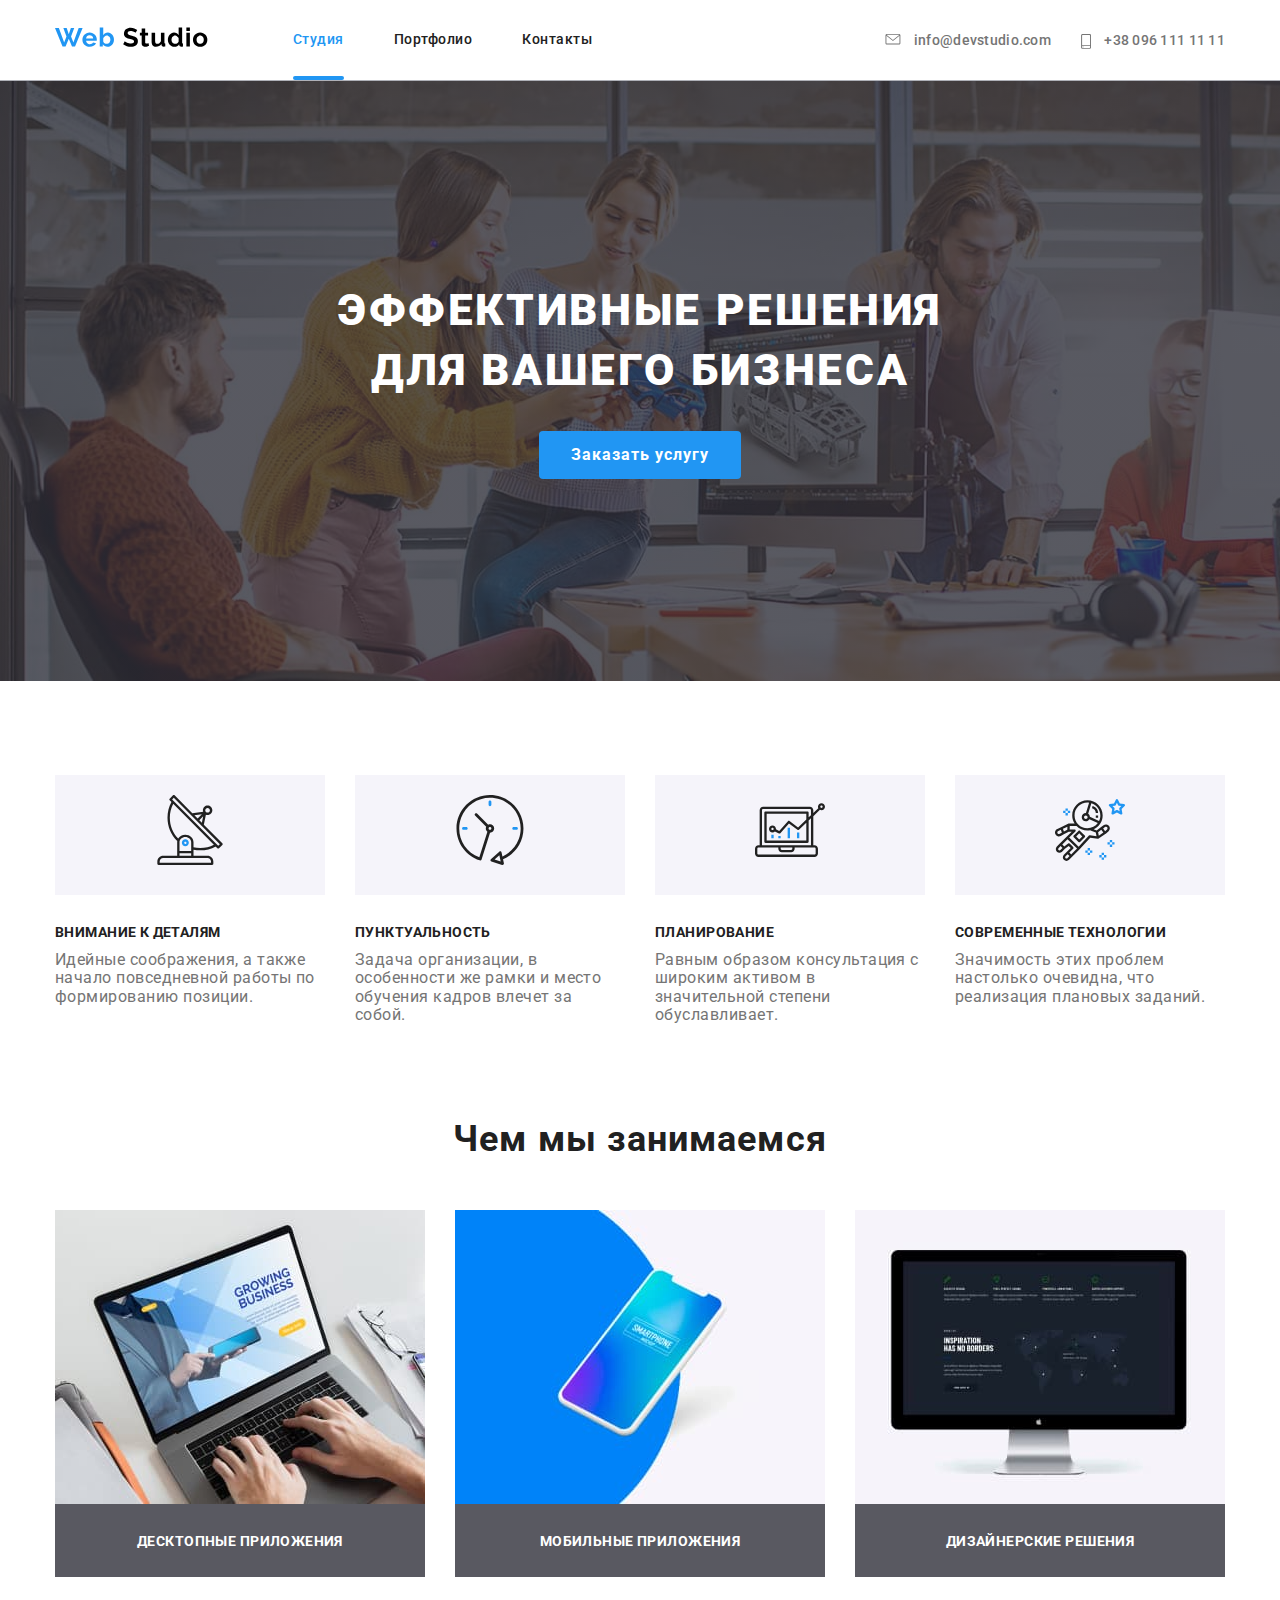
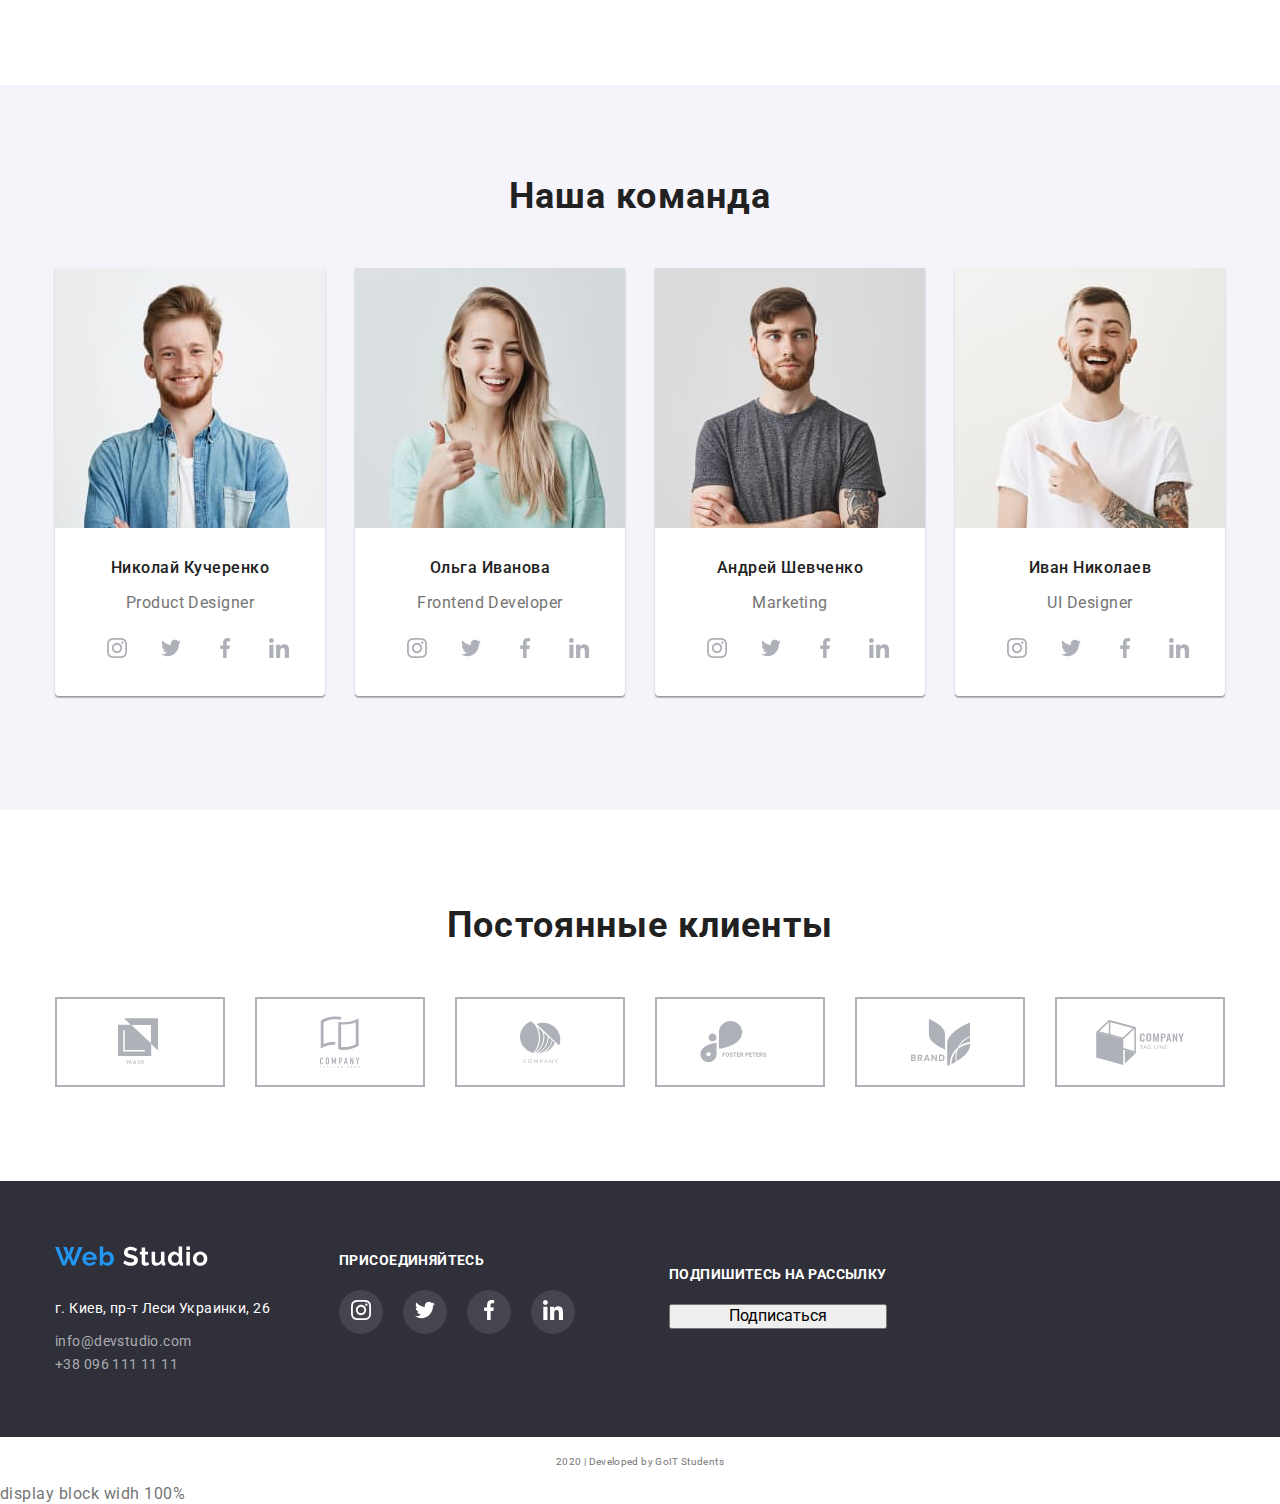
<file: index.html>
<!DOCTYPE html>
<html lang="ru">
  <head>
    <meta charset="UTF-8" />
    <meta name="viewport" content="width=device-width, initial-scale=1.0" />
    <title class="logo">WebStudio</title>
    <link
      href="https://fonts.googleapis.com/css2?family=Raleway:wght@700&family=Roboto:wght@400;500;700;900&display=swap"
      rel="stylesheet"
    />
    <link
      rel="stylesheet"
      href="https://cdnjs.cloudflare.com/ajax/libs/modern-normalize/0.6.0/modern-normalize.min.css"
    />
    <link rel="stylesheet" href="./css/styles.css" />
  </head>
  <body>
    <header class="page-header">
      <div class="container main-nav">
        <!-- ВОПРОС -->
        <nav class="main-nav">
          <a href="./index.html" class="logo">
            <svg class="icon-log">
              <use href="./images/sprite.svg#icon-webstudioheader"></use>
            </svg>
          </a>
          <ul class="site-nav list">
            <li class="item">
              <a href="./index.html" class="link current">Студия</a>
            </li>
            <li class="item">
              <a href="./portfolio.html" class="link">Портфолио</a>
            </li>
            <li class="item"><a href="" class="link">Контакты</a></li>
          </ul>
        </nav>

        <ul class="site-cont list">
          <li class="item">
            <a href="mailto:info@devstudio.com" class="address">
              <svg class="envelope">
                <use href="./images/sprite.svg#icon-envelope"></use>
              </svg>
              info@devstudio.com
            </a>
          </li>
          <li class="item">
            <a href="tel:+380961111111" class="address">
              <svg class="smartphone">
                <use href="./images/sprite.svg#icon-smartphone"></use>
              </svg>
              +38 096 111 11 11
            </a>
          </li>
        </ul>
      </div>
    </header>

    <main>
      <!-- Герой -->
      <section class="banner">
        <div class="centered-banner">
          <h1 class="banner-title">
            Эффективные решения <br />
            для вашего бизнеса
          </h1>
          <button type="button" class="banner-btn">
            <span class="banner-btn-text">Заказать услугу</span>
          </button>
        </div>
      </section>

      <!-- Особенности-->
      <section class="feature-section">
        <div class="container">
          <ul class="feature list">
            <li class="feature-item">
              <div class="feature-icon-bg">
                <svg class="feature-icon">
                  <use href="./images/sprite.svg#icon-antenna1"></use>
                </svg>
              </div>
              <h3 class="title">Внимание к деталям</h3>
              <p class="text">
                Идейные соображения, а также начало повседневной работы по
                формированию позиции.
              </p>
            </li>
            <li class="feature-item">
              <div class="feature-icon-bg">
                <svg class="feature-icon">
                  <use href="./images/sprite.svg#icon-clock1"></use>
                </svg>
              </div>
              <h3 class="title">Пунктуальность</h3>
              <p class="text">
                Задача организации, в особенности же рамки и место обучения
                кадров влечет за собой.
              </p>
            </li>
            <li class="feature-item">
              <div class="feature-icon-bg">
                <svg class="feature-icon">
                  <use href="./images/sprite.svg#icon-diagram1"></use>
                </svg>
              </div>
              <h3 class="title">Планирование</h3>
              <p class="text">
                Равным образом консультация с широким активом в значительной
                степени обуславливает.
              </p>
            </li>
            <li class="feature-item">
              <div class="feature-icon-bg">
                <svg class="feature-icon">
                  <use href="./images/sprite.svg#icon-astronaut1"></use>
                </svg>
              </div>
              <h3 class="title">Современные технологии</h3>
              <p class="text">
                Значимость этих проблем настолько очевидна, что реализация
                плановых заданий.
              </p>
            </li>
          </ul>
        </div>
      </section>

      <!-- Наши услуги -->
      <section class="wwd-section">
        <div class="container">
          <h2 class="section-title">Чем мы занимаемся</h2>
          <ul class="service list">
            <li class="service-item">
              <img
                src="./images/laptop.jpg"
                alt="Ноутбук"
                width="370"
                height="294"
              />
              <h3 class="subtitle">Десктопные приложения</h3>
            </li>

            <li class="service-item">
              <img
                src="./images/phone.jpg"
                alt="Смартфон"
                width="370"
                height="294"
              />
              <h3 class="subtitle">Мобильные приложения</h3>
            </li>

            <li class="service-item">
              <img
                src="./images/pc.jpg"
                alt="Монитор"
                width="370"
                height="294"
              />
              <h3 class="subtitle">Дизайнерские решения</h3>
            </li>
          </ul>
        </div>
      </section>

      <!-- Наша команда -->
      <section class="team-section">
        <div class="container">
          <h2 class="section-title">Наша команда</h2>
          <ul class="team list">
            <li class="team-card">
              <img
                class="team-member"
                src="./images/nikolay.jpg"
                alt="Фото Николая"
                width="270"
                height="260"
              />

              <h3 class="subtitle">Николай Кучеренко</h3>
              <p class="text">Product Designer</p>
              <ul class="team-links">
                <li class="team-link">
                  <a href="" aria-label="Instagram" class="logo-link">
                    <svg class="team-icon">
                      <use href="./images/sprite.svg#icon-instagram1"></use>
                    </svg>
                  </a>
                </li>
                <li class="team-link">
                  <a href="" aria-label="Twitter" class="logo-link">
                    <svg class="team-icon">
                      <use href="./images/sprite.svg#icon-twitter1"></use>
                    </svg>
                  </a>
                </li>
                <li class="team-link">
                  <a href="" aria-label="Facebook" class="logo-link">
                    <svg class="team-icon">
                      <use href="./images/sprite.svg#icon-facebook1"></use>
                    </svg>
                  </a>
                </li>
                <li class="team-link">
                  <a href="" aria-label="Linkedin" class="logo-link">
                    <svg class="team-icon">
                      <use href="./images/sprite.svg#icon-linkedin1"></use>
                    </svg>
                  </a>
                </li>
              </ul>
            </li>
            <li class="team-card">
              <img
                class="team-member"
                src="./images/olga.jpg"
                alt="Фото Ольги"
                width="270"
                height="260"
              />

              <h3 class="subtitle">Ольга Иванова</h3>
              <p class="text">Frontend Developer</p>
              <ul class="team-links">
                <li class="team-link">
                  <a href="" aria-label="Instagram" class="logo-link">
                    <svg class="team-icon">
                      <use href="./images/sprite.svg#icon-instagram1"></use>
                    </svg>
                  </a>
                </li>
                <li class="team-link">
                  <a href="" aria-label="Twitter" class="logo-link">
                    <svg class="team-icon">
                      <use href="./images/sprite.svg#icon-twitter1"></use>
                    </svg>
                  </a>
                </li>
                <li class="team-link">
                  <a href="" aria-label="Facebook" class="logo-link">
                    <svg class="team-icon">
                      <use href="./images/sprite.svg#icon-facebook1"></use>
                    </svg>
                  </a>
                </li>
                <li class="team-link">
                  <a href="" aria-label="Linkedin" class="logo-link">
                    <svg class="team-icon">
                      <use href="./images/sprite.svg#icon-linkedin1"></use>
                    </svg>
                  </a>
                </li>
              </ul>
            </li>
            <li class="team-card">
              <img
                class="team-member"
                src="./images/andrey.jpg"
                alt="Фото Андрея"
                width="270"
                height="260"
              />

              <h3 class="subtitle">Андрей Шевченко</h3>
              <p class="text">Marketing</p>
              <ul class="team-links">
                <li class="team-link">
                  <a href="" aria-label="Instagram" class="logo-link">
                    <svg class="team-icon">
                      <use href="./images/sprite.svg#icon-instagram1"></use>
                    </svg>
                  </a>
                </li>
                <li class="team-link">
                  <a href="" aria-label="Twitter" class="logo-link">
                    <svg class="team-icon">
                      <use href="./images/sprite.svg#icon-twitter1"></use>
                    </svg>
                  </a>
                </li>
                <li class="team-link">
                  <a href="" aria-label="Facebook" class="logo-link">
                    <svg class="team-icon">
                      <use href="./images/sprite.svg#icon-facebook1"></use>
                    </svg>
                  </a>
                </li>
                <li class="team-link">
                  <a href="" aria-label="Linkedin" class="logo-link">
                    <svg class="team-icon">
                      <use href="./images/sprite.svg#icon-linkedin1"></use>
                    </svg>
                  </a>
                </li>
              </ul>
            </li>
            <li class="team-card">
              <img
                class="team-member"
                src="./images/ivan.jpg"
                alt="Фото Ивана"
                width="270"
                height="260"
              />

              <h3 class="subtitle">Иван Николаев</h3>
              <p class="text">UI Designer</p>
              <ul class="team-links">
                <li class="team-link">
                  <a href="" aria-label="Instagram" class="logo-link">
                    <svg class="team-icon">
                      <use href="./images/sprite.svg#icon-instagram1"></use>
                    </svg>
                  </a>
                </li>
                <li class="team-link">
                  <a href="" aria-label="Twitter" class="logo-link">
                    <svg class="team-icon">
                      <use href="./images/sprite.svg#icon-twitter1"></use>
                    </svg>
                  </a>
                </li>
                <li class="team-link">
                  <a href="" aria-label="Facebook" class="logo-link">
                    <svg class="team-icon">
                      <use href="./images/sprite.svg#icon-facebook1"></use>
                    </svg>
                  </a>
                </li>
                <li class="team-link">
                  <a href="" aria-label="Linkedin" class="logo-link">
                    <svg class="team-icon">
                      <use href="./images/sprite.svg#icon-linkedin1"></use>
                    </svg>
                  </a>
                </li>
              </ul>
            </li>
          </ul>
        </div>
      </section>

      <!-- Партнёры -->
      <section class="partners-section">
        <div class="container">
          <h2 class="section-title">Постоянные клиенты</h2>
          <ul class="list">
            <li class="partner-item">
              <a class="item-link" href="">
                <svg class="partner-icon1 icon-hover">
                  <use href="./images/sprite.svg#icon-logo1"></use>
                </svg>
              </a>
            </li>
            <li class="partner-item">
              <a class="item-link" href="">
                <svg class="partner-icon2 icon-hover">
                  <use href="./images/sprite.svg#icon-logo2"></use>
                </svg>
              </a>
            </li>
            <li class="partner-item">
              <a class="item-link" href="">
                <svg class="partner-icon3 icon-hover">
                  <use href="./images/sprite.svg#icon-logo3"></use>
                </svg>
              </a>
            </li>
            <li class="partner-item">
              <a class="item-link" href="">
                <svg class="partner-icon4 icon-hover">
                  <use href="./images/sprite.svg#icon-logo4"></use>
                </svg>
              </a>
            </li>
            <li class="partner-item">
              <a class="item-link" href="">
                <svg class="partner-icon5 icon-hover">
                  <use href="./images/sprite.svg#icon-logo5"></use>
                </svg>
              </a>
            </li>
            <li class="partner-item">
              <a class="item-link" href="">
                <svg class="partner-icon6 icon-hover">
                  <use href="./images/sprite.svg#icon-logo6"></use>
                </svg>
              </a>
            </li>
          </ul>
        </div>
      </section>
    </main>

    <!-- Подвал страницы -->
    <footer>
      <!-- Адрес -->
      <section class="footer">
        <div class="container footer-cont">
          <div class="footer-flex">
            <div class="footer-adress">
              <a href="./index.html">
                <svg class="footer-logo">
                  <use href="./images/sprite.svg#icon-webstudiofooter"></use>
                </svg>
              </a>

              <address class="address-item">
                <p class="footer-text">г. Киев, пр-т Леси Украинки, 26</p>
                <a href="mailto:info@devstudio.com" class="footer-address-email"
                  >info@devstudio.com</a
                >
                <br />
                <a href="tel:+380961111111" class="footer-address-phone"
                  >+38 096 111 11 11</a
                >
              </address>
            </div>

            <!-- Социальные сети -->
            <div class="footer-join">
              <b class="call-to-action"> присоединяйтесь </b>
              <ul class="call-to-action-list-flex list">
                <li class="social-link-li">
                  <a href="" aria-label="Ссылка на Instagram">
                    <svg class="footer-icon">
                      <use href="./images/sprite.svg#icon-instagram2"></use>
                    </svg>
                  </a>
                </li>
                <li class="social-link-li">
                  <a href="" aria-label="Ссылка на Twitter">
                    <svg class="footer-icon">
                      <use href="./images/sprite.svg#icon-twitter2"></use>
                    </svg>
                  </a>
                </li>
                <li class="social-link-li">
                  <a href="" aria-label="Ссылка на Facebook">
                    <svg class="footer-icon">
                      <use href="./images/sprite.svg#icon-facebook2"></use>
                    </svg>
                  </a>
                </li>
                <li class="social-link-li">
                  <a href="" aria-label="Ссылка на Linkedin">
                    <svg class="footer-icon">
                      <use href="./images/sprite.svg#icon-linkedin2"></use>
                    </svg>
                  </a>
                </li>
              </ul>
            </div>
            <!-- Подписка -->
            <div class="subscribe-footer">
              <h3 class="call-to-action">Подпишитесь на рассылку</h3>
              <button>Подписаться</button>
            </div>
          </div>
        </div>
      </section>
      <p class="bottom"><small>2020 | Developed by GoIT Students</small></p>
    </footer>
  </body>
</html>

display block widh 100%

<!-- <svg class="">
  <use href="./images/sprite.svg#icon-"></use>
</svg> -->
</file>
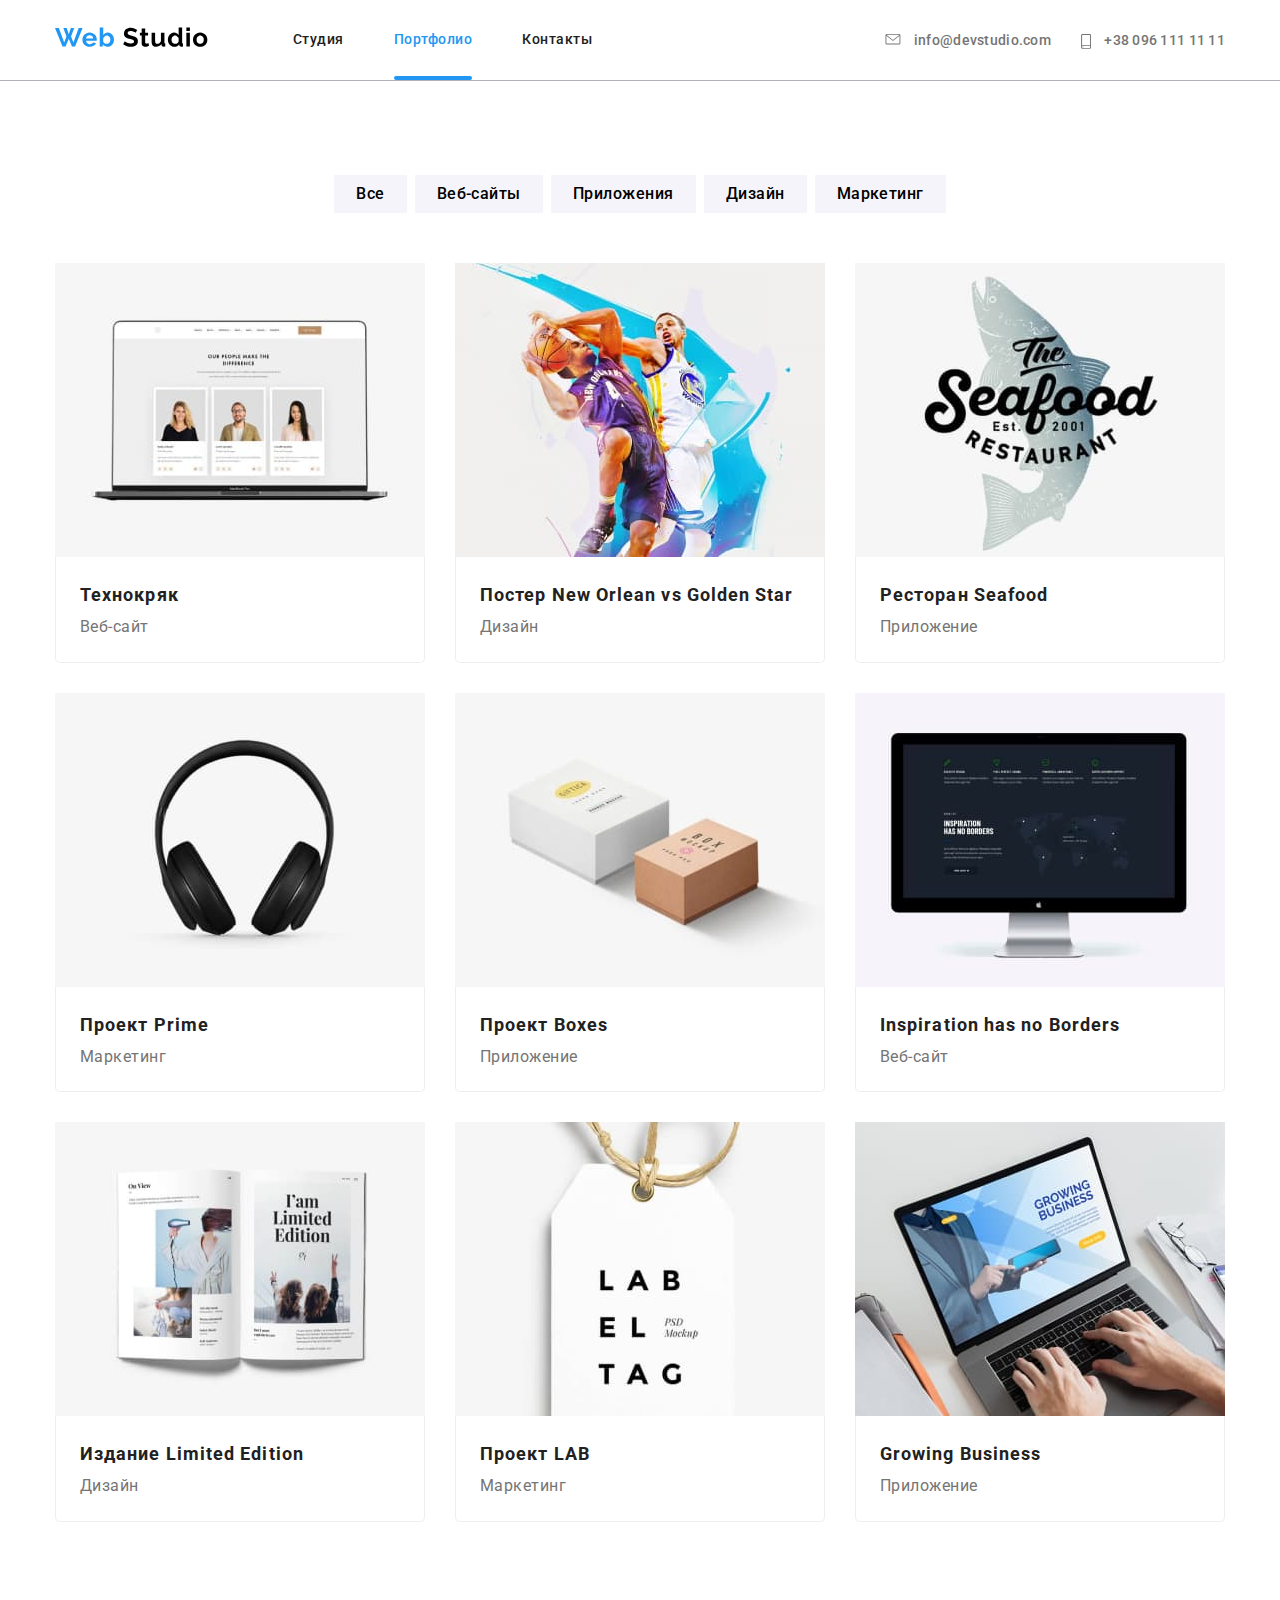
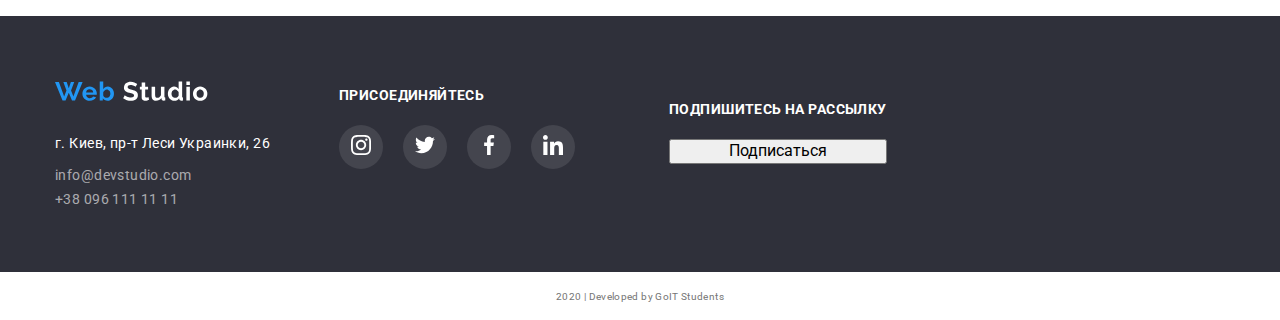
<file: portfolio.html>
<!DOCTYPE html>
<html lang="ru">
  <head>
    <meta charset="UTF-8" />
    <meta name="viewport" content="width=device-width, initial-scale=1.0" />
    <title>Portfolio</title>
    <link
      href="https://fonts.googleapis.com/css2?family=Raleway:wght@700&family=Roboto:wght@400;500;700;900&display=swap"
      rel="stylesheet"
    />
    <link
      rel="stylesheet"
      href="https://cdnjs.cloudflare.com/ajax/libs/modern-normalize/0.6.0/modern-normalize.min.css"
    />
    <link rel="stylesheet" href="./css/styles.css" />
  </head>
  <body>
    <!-- Шапка страницы -->
    <header class="page-header">
      <div class="container main-nav">
        <!-- ВОПРОС -->
        <nav class="main-nav">
          <a href="./index.html" class="logo">
            <svg class="icon-log">
              <use href="./images/sprite.svg#icon-webstudioheader"></use>
            </svg>
          </a>
          <ul class="site-nav list">
            <li class="item">
              <a href="./index.html" class="link">Студия</a>
            </li>
            <li class="item">
              <a href="./portfolio.html" class="link current">Портфолио</a>
            </li>
            <li class="item"><a href="" class="link">Контакты</a></li>
          </ul>
        </nav>

        <ul class="site-cont list">
          <li class="item">
            <a href="mailto:info@devstudio.com" class="address">
              <svg class="envelope">
                <use href="./images/sprite.svg#icon-envelope"></use>
              </svg>
              info@devstudio.com
            </a>
          </li>
          <li class="item">
            <a href="tel:+380961111111" class="address">
              <svg class="smartphone">
                <use href="./images/sprite.svg#icon-smartphone"></use>
              </svg>
              +38 096 111 11 11
            </a>
          </li>
        </ul>
      </div>
    </header>
    <!-- Уникальный  контент -->
    <main>
      <!-- Примеры работ -->
      <section class="main-section">
        <div class="container">
          <!-- <h1>Галлерея работ</h1> -->
          <ul class="button-portfolio list">
            <li class="filter-btn">
              <button type="button" class="btn-portf">
                <span class="btn-text">Все</span>
              </button>
            </li>
            <li class="filter-btn">
              <button type="button" class="btn-portf">
                <span class="btn-text">Веб-сайты</span>
              </button>
            </li>
            <li class="filter-btn">
              <button type="button" class="btn-portf">
                <span class="btn-text">Приложения</span>
              </button>
            </li>
            <li class="filter-btn">
              <button type="button" class="btn-portf">
                <span class="btn-text">Дизайн</span>
              </button>
            </li>
            <li class="filter-btn">
              <button type="button" class="btn-portf">
                <span class="btn-text">Маркетинг</span>
              </button>
            </li>
          </ul>

          <ul class="filter-items">
            <li class="filter-item">
              <a href="" class="link">
                <img src="./images/img.jpg" alt="" />
                <div class="filter-card">
                  <!-- <p class="filter-text">
                    Технокряк это современная площадка распространения
                    коронавируса. Компании используют эту платформу для
                    цифрового шпионажа и атак на защищённые сервера конкурентов.
                  </p> -->
                  <h2 class="title">Технокряк</h2>
                  <p class="text">Веб-сайт</p>
                </div>
              </a>
            </li>
            <li class="filter-item">
              <a href="" class="item">
                <img src="./images/img2.jpg" alt="" />
                <div class="filter-card">
                  <!-- <p class="filter-text">
                    Технокряк это современная площадка распространения
                    коронавируса. Компании используют эту платформу для
                    цифрового шпионажа и атак на защищённые сервера конкурентов.
                  </p> -->
                  <h2 class="title">Постер New Orlean vs Golden Star</h2>
                  <p class="text">Дизайн</p>
                </div>
              </a>
            </li>
            <li class="filter-item">
              <a href="" class="link">
                <img src="./images/img3.jpg" alt="" />
                <div class="filter-card">
                  <!-- <p class="filter-text">
                    Технокряк это современная площадка распространения
                    коронавируса. Компании используют эту платформу для
                    цифрового шпионажа и атак на защищённые сервера конкурентов.
                  </p> -->
                  <h2 class="title">Ресторан Seafood</h2>
                  <p class="text">Приложение</p>
                </div>
              </a>
            </li>
            <li class="filter-item">
              <a href="" class="link">
                <img src="./images/img4.jpg" alt="" />
                <div class="filter-card">
                  <!-- <p class="filter-text">
                    Технокряк это современная площадка распространения
                    коронавируса. Компании используют эту платформу для
                    цифрового шпионажа и атак на защищённые сервера конкурентов.
                  </p> -->
                  <h2 class="title">Проект Prime</h2>
                  <p class="text">Маркетинг</p>
                </div>
              </a>
            </li>
            <li class="filter-item">
              <a href="" class="link">
                <img src="./images/img5.jpg" alt="" />
                <div class="filter-card">
                  <!-- <p class="filter-text">
                    Технокряк это современная площадка распространения
                    коронавируса. Компании используют эту платформу для
                    цифрового шпионажа и атак на защищённые сервера конкурентов.
                  </p> -->
                  <h2 class="title">Проект Boxes</h2>
                  <p class="text">Приложение</p>
                </div>
              </a>
            </li>
            <li class="filter-item">
              <a href="" class="link">
                <img src="./images/img6.jpg" alt="" />
                <div class="filter-card">
                  <!-- <p class="filter-text">
                    Технокряк это современная площадка распространения
                    коронавируса. Компании используют эту платформу для
                    цифрового шпионажа и атак на защищённые сервера конкурентов.
                  </p> -->
                  <h2 class="title">Inspiration has no Borders</h2>
                  <p class="text">Веб-сайт</p>
                </div>
              </a>
            </li>
            <li class="filter-item">
              <a href="" class="link">
                <img src="./images/img7.jpg" alt="" />
                <div class="filter-card">
                  <!-- <p class="filter-text">
                    Технокряк это современная площадка распространения
                    коронавируса. Компании используют эту платформу для
                    цифрового шпионажа и атак на защищённые сервера конкурентов.
                  </p> -->
                  <h2 class="title">Издание Limited Edition</h2>
                  <p class="text">Дизайн</p>
                </div>
              </a>
            </li>
            <li class="filter-item">
              <a href="" class="link">
                <img src="./images/img8.jpg" alt="" />
                <div class="filter-card">
                  <!-- <p class="filter-text">
                    Технокряк это современная площадка распространения
                    коронавируса. Компании используют эту платформу для
                    цифрового шпионажа и атак на защищённые сервера конкурентов.
                  </p> -->
                  <h2 class="title">Проект LAB</h2>
                  <p class="text">Маркетинг</p>
                </div>
              </a>
            </li>
            <li class="filter-item">
              <a href="" class="link">
                <img src="./images/img9.jpg" alt="" />
                <div class="filter-card">
                  <!-- <p class="filter-text">
                    Технокряк это современная площадка распространения
                    коронавируса. Компании используют эту платформу для
                    цифрового шпионажа и атак на защищённые сервера конкурентов.
                  </p> -->
                  <h2 class="title">Growing Business</h2>
                  <p class="text">Приложение</p>
                </div>
              </a>
            </li>
          </ul>
        </div>
      </section>
    </main>

    <!-- Подвал страницы -->
    <footer>
      <!-- Адрес -->
      <section class="footer">
        <div class="container footer-cont">
          <div class="footer-flex">
            <div class="footer-adress">
              <a href="./index.html">
                <svg class="footer-logo">
                  <use href="./images/sprite.svg#icon-webstudiofooter"></use>
                </svg>
              </a>

              <address class="address-item">
                <p class="footer-text">г. Киев, пр-т Леси Украинки, 26</p>
                <a href="mailto:info@devstudio.com" class="footer-address-email"
                  >info@devstudio.com</a
                >
                <br />
                <a href="tel:+380961111111" class="footer-address-phone"
                  >+38 096 111 11 11</a
                >
              </address>
            </div>

            <!-- Социальные сети -->
            <div class="footer-join">
              <b class="call-to-action"> присоединяйтесь </b>
              <ul class="call-to-action-list-flex list">
                <li class="social-link-li">
                  <a href="" aria-label="Ссылка на Instagram">
                    <svg class="footer-icon">
                      <use href="./images/sprite.svg#icon-instagram2"></use>
                    </svg>
                  </a>
                </li>
                <li class="social-link-li">
                  <a href="" aria-label="Ссылка на Twitter">
                    <svg class="footer-icon">
                      <use href="./images/sprite.svg#icon-twitter2"></use>
                    </svg>
                  </a>
                </li>
                <li class="social-link-li">
                  <a href="" aria-label="Ссылка на Facebook">
                    <svg class="footer-icon">
                      <use href="./images/sprite.svg#icon-facebook2"></use>
                    </svg>
                  </a>
                </li>
                <li class="social-link-li">
                  <a href="" aria-label="Ссылка на Linkedin">
                    <svg class="footer-icon">
                      <use href="./images/sprite.svg#icon-linkedin2"></use>
                    </svg>
                  </a>
                </li>
              </ul>
            </div>
            <!-- Подписка -->
            <div class="subscribe-footer">
              <h3 class="call-to-action">Подпишитесь на рассылку</h3>
              <button>Подписаться</button>
            </div>
          </div>
        </div>
      </section>
      <p class="bottom"><small>2020 | Developed by GoIT Students</small></p>
    </footer>
  </body>
</html>
</file>
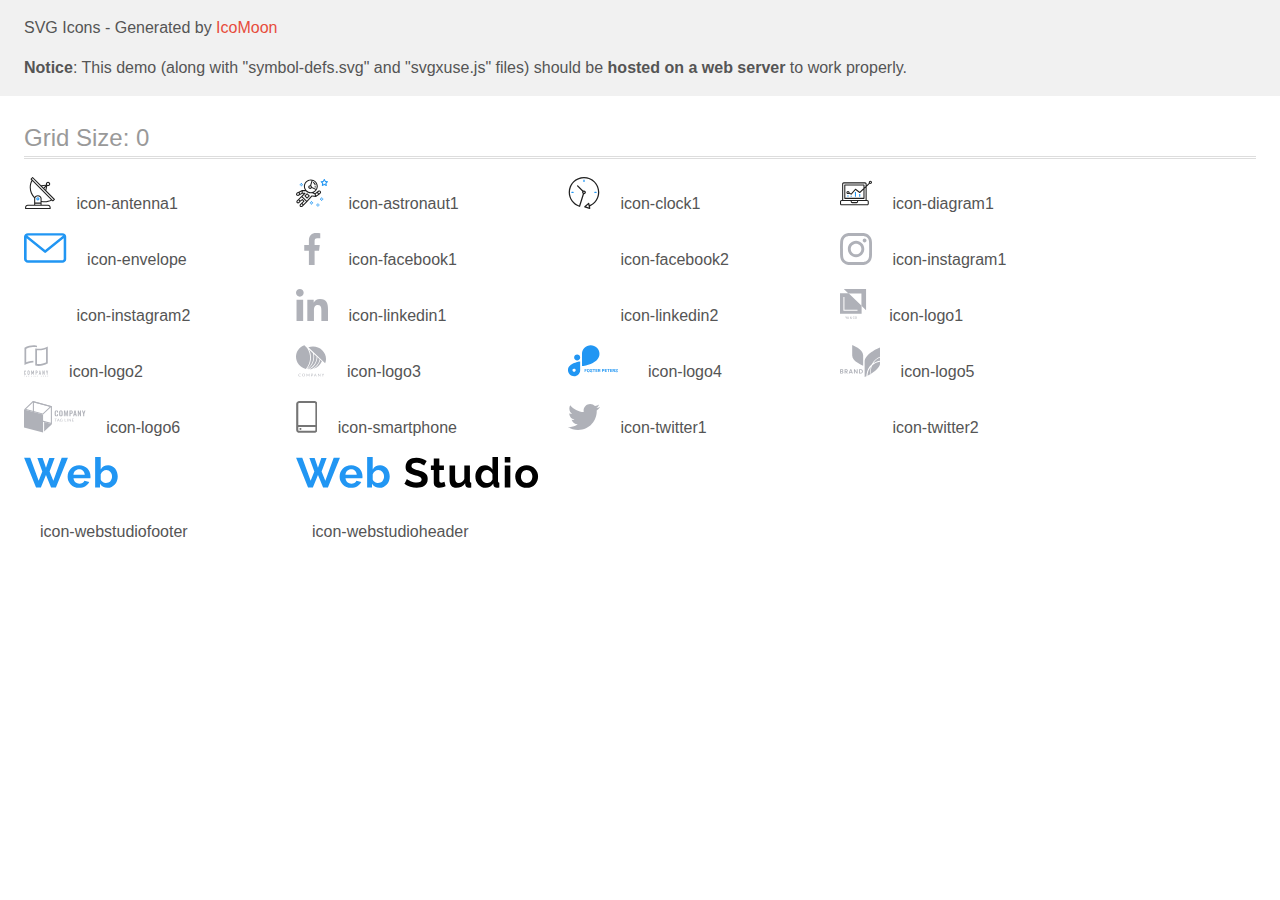
<file: svg/demo-external-svg.html>
<!doctype html>
<html>
<head>
    <title>IcoMoon - SVG Icons</title>
    <meta charset="utf-8">
    <meta name="viewport" content="width=device-width, initial-scale=1">
    <link rel="stylesheet" href="demo-files/demo.css">
    <link rel="stylesheet" href="style.css">
</head>
<body>
<header class="bgc1 clearfix">
<div class="mhl">
    <p>SVG Icons - Generated by <a href="https://icomoon.io/app">IcoMoon</a></p><p><strong>Notice</strong>: This demo (along with "symbol-defs.svg" and "svgxuse.js" files) should be <b>hosted on a web server</b> to work properly.</p>
</div>
</header>
    <div class="clearfix mhl ptl">
        <h1 class="mvm mtn fgc1">Grid Size: 0</h1>
        <div class="glyph fs1">
            <div class="clearfix pbs">
                <svg class="icon icon-antenna1"><use xlink:href="symbol-defs.svg#icon-antenna1"></use></svg><span class="name"> icon-antenna1</span>
            </div>
        </div>
        <div class="glyph fs1">
            <div class="clearfix pbs">
                <svg class="icon icon-astronaut1"><use xlink:href="symbol-defs.svg#icon-astronaut1"></use></svg><span class="name"> icon-astronaut1</span>
            </div>
        </div>
        <div class="glyph fs1">
            <div class="clearfix pbs">
                <svg class="icon icon-clock1"><use xlink:href="symbol-defs.svg#icon-clock1"></use></svg><span class="name"> icon-clock1</span>
            </div>
        </div>
        <div class="glyph fs1">
            <div class="clearfix pbs">
                <svg class="icon icon-diagram1"><use xlink:href="symbol-defs.svg#icon-diagram1"></use></svg><span class="name"> icon-diagram1</span>
            </div>
        </div>
        <div class="glyph fs1">
            <div class="clearfix pbs">
                <svg class="icon icon-envelope"><use xlink:href="symbol-defs.svg#icon-envelope"></use></svg><span class="name"> icon-envelope</span>
            </div>
        </div>
        <div class="glyph fs1">
            <div class="clearfix pbs">
                <svg class="icon icon-facebook1"><use xlink:href="symbol-defs.svg#icon-facebook1"></use></svg><span class="name"> icon-facebook1</span>
            </div>
        </div>
        <div class="glyph fs1">
            <div class="clearfix pbs">
                <svg class="icon icon-facebook2"><use xlink:href="symbol-defs.svg#icon-facebook2"></use></svg><span class="name"> icon-facebook2</span>
            </div>
        </div>
        <div class="glyph fs1">
            <div class="clearfix pbs">
                <svg class="icon icon-instagram1"><use xlink:href="symbol-defs.svg#icon-instagram1"></use></svg><span class="name"> icon-instagram1</span>
            </div>
        </div>
        <div class="glyph fs1">
            <div class="clearfix pbs">
                <svg class="icon icon-instagram2"><use xlink:href="symbol-defs.svg#icon-instagram2"></use></svg><span class="name"> icon-instagram2</span>
            </div>
        </div>
        <div class="glyph fs1">
            <div class="clearfix pbs">
                <svg class="icon icon-linkedin1"><use xlink:href="symbol-defs.svg#icon-linkedin1"></use></svg><span class="name"> icon-linkedin1</span>
            </div>
        </div>
        <div class="glyph fs1">
            <div class="clearfix pbs">
                <svg class="icon icon-linkedin2"><use xlink:href="symbol-defs.svg#icon-linkedin2"></use></svg><span class="name"> icon-linkedin2</span>
            </div>
        </div>
        <div class="glyph fs1">
            <div class="clearfix pbs">
                <svg class="icon icon-logo1"><use xlink:href="symbol-defs.svg#icon-logo1"></use></svg><span class="name"> icon-logo1</span>
            </div>
        </div>
        <div class="glyph fs1">
            <div class="clearfix pbs">
                <svg class="icon icon-logo2"><use xlink:href="symbol-defs.svg#icon-logo2"></use></svg><span class="name"> icon-logo2</span>
            </div>
        </div>
        <div class="glyph fs1">
            <div class="clearfix pbs">
                <svg class="icon icon-logo3"><use xlink:href="symbol-defs.svg#icon-logo3"></use></svg><span class="name"> icon-logo3</span>
            </div>
        </div>
        <div class="glyph fs1">
            <div class="clearfix pbs">
                <svg class="icon icon-logo4"><use xlink:href="symbol-defs.svg#icon-logo4"></use></svg><span class="name"> icon-logo4</span>
            </div>
        </div>
        <div class="glyph fs1">
            <div class="clearfix pbs">
                <svg class="icon icon-logo5"><use xlink:href="symbol-defs.svg#icon-logo5"></use></svg><span class="name"> icon-logo5</span>
            </div>
        </div>
        <div class="glyph fs1">
            <div class="clearfix pbs">
                <svg class="icon icon-logo6"><use xlink:href="symbol-defs.svg#icon-logo6"></use></svg><span class="name"> icon-logo6</span>
            </div>
        </div>
        <div class="glyph fs1">
            <div class="clearfix pbs">
                <svg class="icon icon-smartphone"><use xlink:href="symbol-defs.svg#icon-smartphone"></use></svg><span class="name"> icon-smartphone</span>
            </div>
        </div>
        <div class="glyph fs1">
            <div class="clearfix pbs">
                <svg class="icon icon-twitter1"><use xlink:href="symbol-defs.svg#icon-twitter1"></use></svg><span class="name"> icon-twitter1</span>
            </div>
        </div>
        <div class="glyph fs1">
            <div class="clearfix pbs">
                <svg class="icon icon-twitter2"><use xlink:href="symbol-defs.svg#icon-twitter2"></use></svg><span class="name"> icon-twitter2</span>
            </div>
        </div>
        <div class="glyph fs1">
            <div class="clearfix pbs">
                <svg class="icon icon-webstudiofooter"><use xlink:href="symbol-defs.svg#icon-webstudiofooter"></use></svg><span class="name"> icon-webstudiofooter</span>
            </div>
        </div>
        <div class="glyph fs1">
            <div class="clearfix pbs">
                <svg class="icon icon-webstudioheader"><use xlink:href="symbol-defs.svg#icon-webstudioheader"></use></svg><span class="name"> icon-webstudioheader</span>
            </div>
        </div>
  </div>
<script defer src="svgxuse.js"></script>
</body>
</html>
</file>
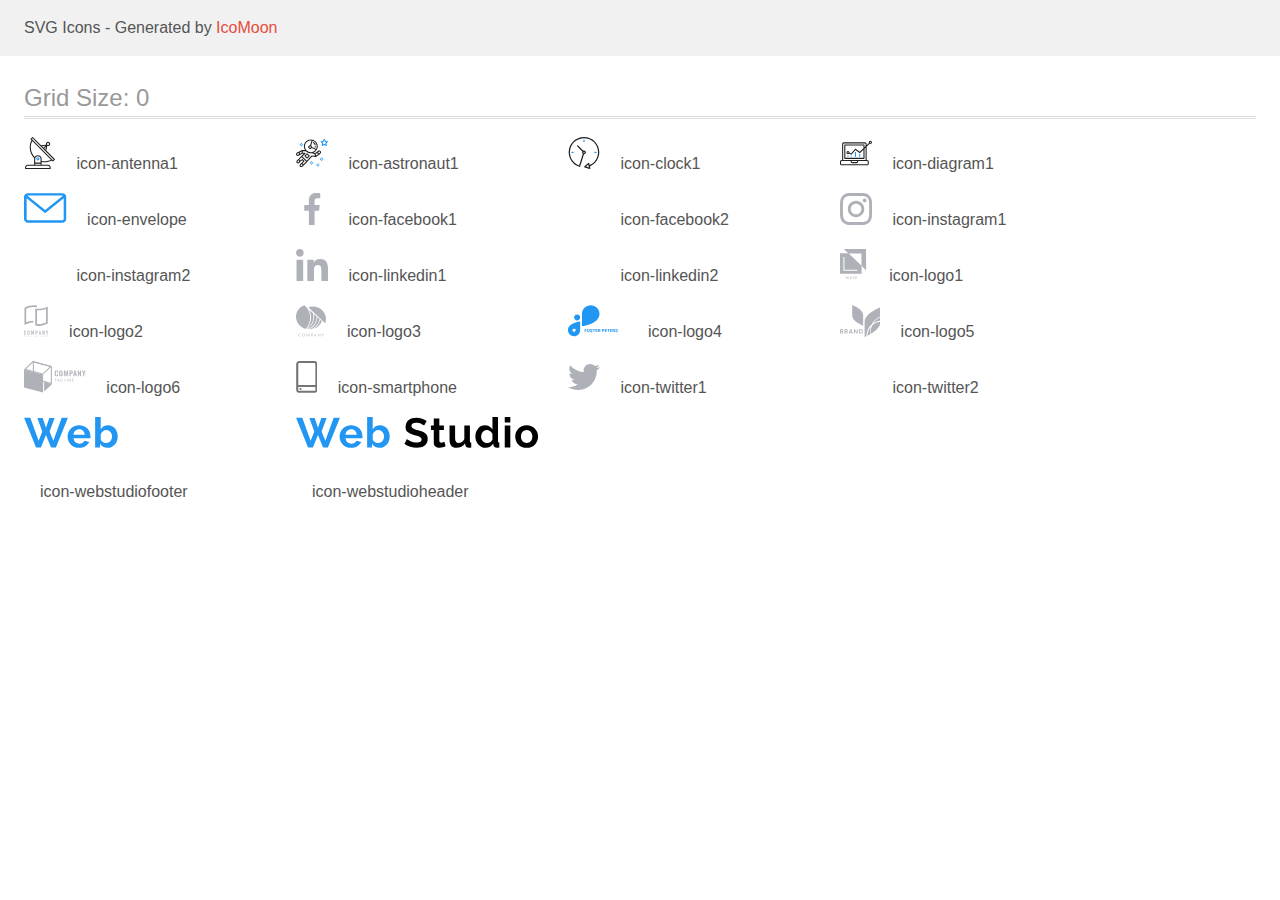
<file: svg/demo.html>
<!doctype html>
<html>
<head>
    <title>IcoMoon - SVG Icons</title>
    <meta charset="utf-8">
    <meta name="viewport" content="width=device-width, initial-scale=1">
    <link rel="stylesheet" href="demo-files/demo.css">
    <link rel="stylesheet" href="style.css">
</head>
<body>
<svg aria-hidden="true" style="position: absolute; width: 0; height: 0; overflow: hidden;" version="1.1" xmlns="http://www.w3.org/2000/svg" xmlns:xlink="http://www.w3.org/1999/xlink">
<defs>
<symbol id="icon-antenna1" viewBox="0 0 32 32">
<path fill="#212121" style="fill: var(--color1, #212121)" d="M30.773 22.098l-8.443-8.505 0.937-4.616c0.225 0.090 0.485 0.144 0.758 0.146h0.007c0.008 0 0.017 0 0.026 0 1.192 0 2.159-0.967 2.159-2.159s-0.967-2.159-2.159-2.159c-1.192 0-2.159 0.967-2.159 2.159 0 0.259 0.046 0.508 0.13 0.739l-0.005-0.015-4.96 0.606-8.091-8.133c-0.096-0.098-0.229-0.159-0.376-0.16h-0c-0.14 0.001-0.274 0.057-0.373 0.155l-1.512 1.504c-0.096 0.097-0.156 0.23-0.156 0.377s0.060 0.281 0.156 0.377v0l0.814 0.825c-1.143 2.062-1.816 4.522-1.816 7.139 0 4.106 1.656 7.824 4.336 10.525l-0.001-0.001c0.043 0.041 0.092 0.074 0.146 0.097-0.032 0.164-0.051 0.353-0.052 0.546v6.188h-6.4c-1.472 0.001-2.666 1.194-2.667 2.666v1.067c0 0.295 0.239 0.534 0.534 0.534h24.534c0.294 0 0.533-0.239 0.533-0.534v-1.067c-0.002-1.472-1.195-2.665-2.666-2.666h-6.4v-2.742c1.003 0.21 2.024 0.317 3.049 0.32 2.58-0.003 5.005-0.663 7.117-1.822l-0.077 0.039 0.818 0.823c0.099 0.101 0.235 0.159 0.376 0.16 0.14-0.001 0.274-0.057 0.373-0.155l1.512-1.504c0.096-0.097 0.156-0.23 0.156-0.377s-0.060-0.281-0.156-0.377v0zM23.28 6.233c0.193-0.192 0.459-0.31 0.752-0.31 0.589 0 1.067 0.478 1.067 1.066s-0.477 1.066-1.067 1.066c-0 0-0 0-0 0h-0.004c-0.587-0.003-1.061-0.479-1.061-1.066 0-0.295 0.12-0.563 0.314-0.756l0-0h-0.002zM22.024 9.737l-0.598 2.946-1.175-1.183 1.774-1.763zM21.419 8.835l-1.92 1.909-1.486-1.493 3.406-0.416zM24.004 28.8c0.884 0 1.6 0.716 1.6 1.6v0 0.534h-23.466v-0.534c0-0.884 0.716-1.6 1.6-1.6v0h20.267zM16.538 26.666v1.067h-5.334v-1.067h5.334zM11.204 25.6v-4.053c0-1.294 1.196-2.346 2.667-2.346s2.667 1.053 2.667 2.346v4.053h-5.334zM17.604 23.904v-2.357c0-1.882-1.675-3.413-3.733-3.413-0.017-0-0.038-0-0.058-0-1.353 0-2.54 0.707-3.213 1.771l-0.009 0.016c-2.36-2.482-3.812-5.846-3.812-9.55 0-2.314 0.567-4.496 1.569-6.414l-0.036 0.077 18.602 18.709c-1.823 0.947-3.979 1.502-6.266 1.502-1.079 0-2.128-0.124-3.136-0.357l0.093 0.018zM28.893 23.22l-21.057-21.181 0.754-0.752 7.935 7.98c0.004 0 0.006 0.007 0.010 0.010l13.114 13.191-0.757 0.752z"></path>
<path fill="#2196f3" style="fill: var(--color2, #2196f3)" d="M13.876 20.267h-0.005c-0.001 0-0.002 0-0.002 0-0.884 0-1.6 0.716-1.6 1.6s0.715 1.599 1.597 1.6h0.005c0.001 0 0.001 0 0.002 0 0.884 0 1.6-0.716 1.6-1.6s-0.715-1.599-1.598-1.6h-0zM14.249 22.245c-0.096 0.096-0.229 0.155-0.376 0.155-0.295 0-0.534-0.239-0.534-0.534s0.238-0.533 0.532-0.533h0c0.293 0.001 0.531 0.239 0.531 0.533 0 0.148-0.060 0.282-0.157 0.378l-0 0h0.005z"></path>
</symbol>
<symbol id="icon-astronaut1" viewBox="0 0 32 32">
<path fill="#2196f3" style="fill: var(--color2, #2196f3)" d="M31.974 4.524c-0.064-0.191-0.227-0.332-0.427-0.362l-0.003-0-1.911-0.278-0.855-1.731c-0.179-0.365-0.777-0.365-0.956 0l-0.855 1.731-1.911 0.278c-0.26 0.039-0.457 0.26-0.457 0.528 0 0.15 0.062 0.285 0.161 0.382l1.383 1.348-0.326 1.903c-0.034 0.2 0.048 0.402 0.212 0.522 0.166 0.12 0.383 0.135 0.562 0.040l1.709-0.899 1.709 0.899c0.072 0.038 0.157 0.060 0.247 0.060 0.295 0 0.534-0.239 0.534-0.534 0-0.031-0.003-0.062-0.008-0.092l0 0.003-0.326-1.903 1.383-1.348c0.099-0.097 0.161-0.233 0.161-0.382 0-0.059-0.009-0.115-0.027-0.168l0.001 0.004zM29.511 5.851c-0.126 0.122-0.183 0.299-0.153 0.472l0.191 1.114-1-0.526c-0.072-0.039-0.158-0.062-0.249-0.062s-0.177 0.023-0.252 0.063l0.003-0.001-1 0.526 0.191-1.114c0.005-0.027 0.008-0.058 0.008-0.090 0-0.15-0.062-0.285-0.161-0.382l-0.81-0.789 1.119-0.163c0.174-0.025 0.324-0.134 0.401-0.292l0.501-1.013 0.5 1.013c0.078 0.158 0.228 0.267 0.402 0.292l1.119 0.162-0.809 0.79zM26.134 20.522h-1.067v1.067h1.067v-1.067zM26.134 22.656h-1.067v1.066h1.067v-1.066zM27.2 21.589h-1.067v1.067h1.067v-1.067z"></path>
<path fill="#2196f3" style="fill: var(--color2, #2196f3)" d="M25.067 21.589h-1.067v1.067h1.067v-1.067zM22.4 26.389h-1.067v1.067h1.067v-1.067zM22.4 28.523h-1.067v1.067h1.067v-1.067zM23.467 27.456h-1.067v1.067h1.067v-1.067zM21.334 27.456h-1.067v1.067h1.067v-1.067zM16 24.256h-1.066v1.067h1.066v-1.067zM16 26.389h-1.066v1.067h1.066v-1.067zM17.067 25.322h-1.067v1.067h1.067v-1.067zM14.933 25.322h-1.066v1.067h1.067v-1.067zM5.867 6.122h-1.066v1.066h1.066v-1.066zM5.867 8.256h-1.066v1.066h1.066v-1.066zM6.933 7.189h-1.067v1.067h1.066v-1.067zM4.8 7.189h-1.067v1.067h1.067v-1.067z"></path>
<path fill="#212121" style="fill: var(--color1, #212121)" d="M24.715 14.16c-0.28-0.376-0.698-0.636-1.179-0.703l-0.009-0.001c-0.076-0.012-0.164-0.018-0.254-0.018-0.411 0-0.789 0.139-1.090 0.373l0.004-0.003-1.253 0.96-1.898 1.417-1.358-0.541c2.421-1.086 4.113-3.508 4.113-6.32 0-3.823-3.122-6.934-6.961-6.934s-6.961 3.11-6.961 6.934c0 1.386 0.415 2.674 1.12 3.759l-2.768-0.024c-0.009 0-0.016 0.005-0.023 0.005-0.057 0.003-0.11 0.014-0.159 0.033l0.004-0.001c-0.013 0.005-0.026 0.007-0.038 0.013-0.006 0.003-0.013 0.003-0.019 0.006l-3.233 1.596c-0 0-0.001 0-0.001 0.001l-1.893 0.91c-0.024 0.011-0.045 0.023-0.064 0.036l0.001-0.001c-0.482 0.324-0.795 0.867-0.795 1.483 0 0.297 0.073 0.577 0.201 0.823l-0.005-0.010c0.22 0.424 0.592 0.742 1.043 0.885l0.013 0.003c0.161 0.053 0.345 0.083 0.537 0.083 0.308 0 0.598-0.078 0.851-0.216l-0.009 0.005 1.388-0.738 2.264-1.169 1.357-0.008-5.442 5.415c0 0.001-0.001 0.001-0.001 0.001l-1.339 1.333c-0.303 0.299-0.49 0.714-0.49 1.173 0 0.002 0 0.004 0 0.005v-0c0 0.444 0.174 0.863 0.49 1.178 0.301 0.3 0.717 0.485 1.176 0.485 0.001 0 0.002 0 0.004 0h-0c0.428 0 0.854-0.162 1.18-0.485l1.314-1.309 1.741-1.3 0.901 0.897-3.102 3.088c-0.303 0.299-0.491 0.715-0.491 1.174 0 0.001 0 0.003 0 0.004v-0c0 0.445 0.174 0.864 0.49 1.179 0.302 0.3 0.717 0.485 1.176 0.485 0.001 0 0.002 0 0.003 0h-0c0.427 0 0.855-0.162 1.18-0.485l4.488-4.472c0.007-0.006 0.016-0.009 0.022-0.016l5.166-5.658 3.471 0.494c0.025 0.004 0.050 0.006 0.075 0.006 0.065 0 0.127-0.016 0.187-0.038 0.018-0.006 0.033-0.015 0.050-0.023 0.019-0.010 0.039-0.015 0.058-0.027l3.213-2.133c0.012-0.008 0.018-0.021 0.029-0.030 0.013-0.010 0.029-0.014 0.041-0.026l1.271-1.191c0.348-0.326 0.564-0.787 0.564-1.3 0-0.4-0.132-0.769-0.355-1.066l0.003 0.005zM2.13 17.77c-0.098 0.054-0.215 0.086-0.34 0.086-0.078 0-0.153-0.013-0.224-0.036l0.005 0.001c-0.294-0.093-0.504-0.364-0.504-0.683 0-0.236 0.114-0.445 0.29-0.575l0.002-0.001 1.314-0.632 0.316 0.924 0.133 0.389-0.992 0.527zM5.627 15.942l-1.548 0.8-0.255-0.746-0.184-0.537 2.027-1.001-0.040 1.484zM20.727 9.322c0 0.918-0.219 1.785-0.599 2.56l-4.181-1.899c-0.044-0.575-0.342-1.072-0.782-1.384l-0.006-0.004 1.463-4.861c2.378 0.756 4.105 2.974 4.105 5.588zM8.938 9.322c0-3.235 2.644-5.867 5.894-5.867 0.253 0 0.5 0.022 0.745 0.053l-1.432 4.753c-0.019 0-0.037-0.006-0.057-0.006-0 0-0.001 0-0.001 0-1.032 0-1.869 0.835-1.872 1.867v0c0.003 1.031 0.84 1.867 1.872 1.867 0 0 0.001 0 0.001 0h-0c0.695 0 1.295-0.383 1.618-0.944l3.863 1.755c-1.075 1.446-2.795 2.389-4.737 2.389-3.25 0-5.894-2.632-5.894-5.867zM14.895 10.122c0 0.441-0.362 0.8-0.806 0.8-0 0-0.001 0-0.001 0-0.443 0-0.802-0.358-0.804-0.8v-0c0-0.441 0.361-0.8 0.806-0.8s0.806 0.359 0.806 0.8zM2.464 25.146c-0.11 0.109-0.261 0.176-0.428 0.176s-0.317-0.067-0.427-0.175l0 0c-0.109-0.108-0.176-0.257-0.176-0.422s0.067-0.314 0.176-0.422l0-0 0.962-0.959 0.852 0.848-0.959 0.955zM5.678 28.88c-0.11 0.109-0.261 0.176-0.428 0.176s-0.317-0.067-0.427-0.175l0 0c-0.109-0.108-0.176-0.257-0.176-0.422s0.067-0.314 0.176-0.422l0-0 0.963-0.959 0.852 0.848-0.96 0.955zM9.16 25.411l-0.001 0.001-1.765 1.76-0.852-0.848 1.765-1.757c0.040-0.040 0.065-0.088 0.090-0.136 0.007-0.014 0.020-0.026 0.026-0.040 0.016-0.041 0.019-0.085 0.026-0.128 0.003-0.025 0.014-0.048 0.014-0.073 0-0.035-0.013-0.070-0.020-0.105-0.006-0.032-0.006-0.064-0.019-0.096-0.025-0.053-0.055-0.098-0.092-0.138l0 0c-0.010-0.012-0.014-0.027-0.025-0.038h-0.001s0-0.001-0.001-0.002l-1.607-1.6c-0.017-0.017-0.039-0.024-0.058-0.038-0.025-0.021-0.054-0.040-0.084-0.057l-0.003-0.001c-0.027-0.013-0.058-0.024-0.090-0.031l-0.003-0.001c-0.030-0.009-0.065-0.017-0.101-0.020l-0.002-0c-0.007-0-0.015-0.001-0.023-0.001-0.026 0-0.051 0.002-0.075 0.005l0.003-0c-0.036 0.005-0.069 0.009-0.104 0.021-0.036 0.013-0.068 0.028-0.097 0.046l0.002-0.001c-0.020 0.011-0.042 0.015-0.061 0.029l-1.773 1.324-0.901-0.897 2.399-2.386 4.361 4.289-0.928 0.919zM15.979 18.394c-0.015-0.002-0.030 0.004-0.045 0.003-0.008-0-0.017-0.001-0.027-0.001-0.031 0-0.062 0.003-0.092 0.008l0.003-0c-0.070 0.011-0.132 0.035-0.187 0.070l0.002-0.001c-0.030 0.018-0.057 0.037-0.083 0.061-0.013 0.011-0.028 0.016-0.040 0.029l-4.698 5.146-4.328-4.256 2.833-2.818c0.096-0.097 0.156-0.23 0.156-0.377 0-0.295-0.239-0.534-0.534-0.534-0.001 0-0.001 0-0.002 0h0l-2.219 0.013 0.028-1.607 3.104 0.027c1.264 1.297 3.027 2.101 4.978 2.101 0.001 0 0.002 0 0.003 0h-0c0.438 0 0.864-0.046 1.28-0.122 0.040 0.032 0.080 0.064 0.129 0.085l2.41 0.96 0.152 0.759 0.178 0.885-3.003-0.427zM20.020 18.572l-0.313-1.558 1.446-1.080 0.946 1.257-2.080 1.381zM23.774 15.741l-0.838 0.785-0.931-1.237 0.831-0.637c0.155-0.119 0.351-0.168 0.543-0.143 0.193 0.027 0.364 0.128 0.48 0.284 0.088 0.117 0.141 0.265 0.141 0.426 0 0.206-0.087 0.391-0.226 0.521l-0 0z"></path>
<path fill="#212121" style="fill: var(--color1, #212121)" d="M13.602 18.544l-2.143-2.134c-0.096-0.096-0.229-0.155-0.376-0.155s-0.28 0.059-0.376 0.155l-2.143 2.133c-0.097 0.097-0.156 0.23-0.156 0.378s0.060 0.281 0.156 0.378l-0-0 2.142 2.134c0.096 0.096 0.229 0.156 0.376 0.156s0.28-0.059 0.376-0.156v0l2.143-2.134c0.097-0.097 0.157-0.23 0.157-0.378s-0.060-0.281-0.157-0.378l-0-0zM11.083 20.303l-1.387-1.381 1.386-1.381 1.387 1.381-1.387 1.381zM17.164 5.071l-0.258 1.036c0.071 0.018 1.738 0.452 1.738 2.149h1.067c0-2.017-1.666-2.965-2.547-3.184zM19.711 9.322h-1.067v1.066h1.067v-1.066z"></path>
</symbol>
<symbol id="icon-clock1" viewBox="0 0 32 32">
<path fill="#212121" style="fill: var(--color1, #212121)" d="M31.296 15.301c-0.001-8.452-6.855-15.303-15.308-15.301s-15.303 6.855-15.301 15.308c0.002 6.788 4.422 12.543 10.541 14.545l0.108 0.031c0.061 0.019 0.123 0.029 0.187 0.029 0.12 0 0.238-0.032 0.342-0.094 0.135-0.080 0.236-0.207 0.283-0.357l3.865-12.25c1.054-0.004 1.906-0.859 1.906-1.913 0-1.056-0.856-1.913-1.913-1.913-0.303 0-0.59 0.071-0.845 0.196l0.011-0.005-5.106-5.107c-0.114-0.11-0.271-0.179-0.443-0.179-0.352 0-0.638 0.286-0.638 0.638 0 0.172 0.068 0.328 0.179 0.443l-0-0 5.103 5.109c-0.121 0.241-0.191 0.525-0.191 0.826 0 0.602 0.283 1.137 0.723 1.48l0.004 0.003-3.682 11.673c-7.278-2.681-11.004-10.754-8.324-18.032s10.754-11.004 18.032-8.323c7.278 2.681 11.004 10.754 8.323 18.032-1.345 3.581-4.003 6.406-7.374 7.938l-0.088 0.036-0.398-1.874c-0.063-0.291-0.318-0.506-0.624-0.506-0.164 0-0.313 0.062-0.426 0.163l0.001-0.001-3.837 3.426c-0.132 0.117-0.214 0.287-0.214 0.477 0 0.283 0.185 0.524 0.441 0.606l0.005 0.001 4.899 1.563c0.058 0.020 0.126 0.031 0.196 0.031 0.352 0 0.637-0.285 0.637-0.637 0-0.047-0.005-0.093-0.015-0.138l0.001 0.004-0.391-1.839c5.528-2.374 9.329-7.772 9.329-14.057 0-0.011 0-0.023-0-0.034v0.002zM15.992 14.664c0.352 0 0.638 0.286 0.638 0.638s-0.285 0.638-0.638 0.638v0c-0.352 0-0.638-0.286-0.638-0.638s0.286-0.638 0.638-0.638v0zM18.092 29.528l2.184-1.948 0.603 2.84-2.787-0.892z"></path>
<path fill="#2196f3" style="fill: var(--color2, #2196f3)" d="M15.354 3.185v1.275c0 0.352 0.286 0.638 0.638 0.638s0.638-0.285 0.638-0.638v0-1.275c0-0.352-0.285-0.638-0.638-0.638s-0.638 0.285-0.638 0.638v0zM3.876 14.664c-0.352 0-0.638 0.286-0.638 0.638s0.285 0.638 0.638 0.638h1.275c0.352 0 0.638-0.286 0.638-0.638s-0.285-0.638-0.638-0.638h-1.275zM28.108 15.939c0.352 0 0.638-0.286 0.638-0.638s-0.285-0.638-0.638-0.638h-1.275c-0.352 0-0.638 0.286-0.638 0.638s0.285 0.638 0.638 0.638h1.275z"></path>
</symbol>
<symbol id="icon-diagram1" viewBox="0 0 32 32">
<path fill="#2196f3" style="fill: var(--color2, #2196f3)" d="M14.926 14.965h1.066v4.798h-1.066v-4.798zM19.19 17.097h1.066v2.665h-1.066v-2.665zM10.661 18.696h1.066v1.066h-1.066v-1.066zM7.463 18.163h1.066v1.599h-1.066v-1.599z"></path>
<path fill="#212121" style="fill: var(--color1, #212121)" d="M1.599 28.291h25.586c0 0 0 0 0 0 0.883 0 1.599-0.716 1.599-1.599v0-2.132c0-0.883-0.716-1.599-1.599-1.599v0h-0.533v-13.294l3.028-2.868c0.207 0.104 0.452 0.166 0.711 0.166 0.888 0 1.608-0.72 1.608-1.608s-0.72-1.608-1.608-1.608c-0.888 0-1.608 0.72-1.608 1.608 0 0.247 0.056 0.481 0.155 0.69l-0.004-0.010-2.281 2.162v-1.23c0-0.883-0.716-1.599-1.599-1.599v0h-21.323c-0.883 0-1.599 0.716-1.599 1.599v0 15.992h-0.533c-0.883 0-1.599 0.716-1.599 1.599v0 2.132c0 0.883 0.716 1.599 1.599 1.599v0zM30.384 4.837c0.294 0 0.533 0.239 0.533 0.533s-0.239 0.533-0.533 0.533v0c-0.294 0-0.533-0.239-0.533-0.533s0.239-0.533 0.533-0.533v0zM3.198 6.969c0-0.294 0.239-0.533 0.533-0.533h21.323c0.294 0 0.533 0.239 0.533 0.533v2.239l-1.066 1.013v-2.185c0-0.295-0.239-0.534-0.534-0.534h-19.189c-0.294 0-0.534 0.239-0.534 0.533v13.327c0 0.294 0.239 0.533 0.534 0.533h19.189c0.295 0 0.534-0.239 0.534-0.533v-9.675l1.066-1.010v12.283h-22.389v-15.991zM7.996 13.899c-0.001 0-0.003 0-0.005 0-0.883 0-1.599 0.716-1.599 1.599s0.716 1.599 1.599 1.599c0.432 0 0.824-0.172 1.112-0.45l-0 0 1.853 0.93c0.215 0.107 0.476 0.057 0.636-0.122l3.939-4.432 3.872 2.902c0.208 0.155 0.498 0.139 0.686-0.039l3.365-3.188v8.131h-18.123v-12.261h18.123v2.661l-3.771 3.572-3.904-2.927c-0.088-0.067-0.2-0.107-0.32-0.107-0.158 0-0.3 0.069-0.398 0.178l-0 0.001-3.993 4.493-1.493-0.746c0.011-0.064 0.017-0.128 0.020-0.193 0-0.883-0.716-1.599-1.599-1.599v0zM8.529 15.498c0 0.294-0.239 0.533-0.533 0.533s-0.533-0.239-0.533-0.533v0c0-0.294 0.239-0.533 0.533-0.533s0.533 0.239 0.533 0.533v0zM11.727 24.026h5.33v0.533c0 0.294-0.238 0.533-0.533 0.533h-4.265c-0.294 0-0.533-0.239-0.533-0.533v0-0.533zM1.067 24.56c0-0.294 0.238-0.533 0.533-0.533h9.062v0.533c0 0.883 0.716 1.599 1.599 1.599v0h4.265c0.883 0 1.599-0.716 1.599-1.599v0-0.533h9.062c0.294 0 0.533 0.239 0.533 0.533v2.132c0 0.294-0.239 0.533-0.533 0.533h-25.586c-0 0-0 0-0 0-0.294 0-0.533-0.239-0.533-0.533 0 0 0 0 0 0v0-2.132z"></path>
</symbol>
<symbol id="icon-envelope" viewBox="0 0 43 32">
<path fill="#2196f3" style="fill: var(--color2, #2196f3)" d="M38.667 0h-34.667c-2.205 0-4 1.675-4 3.733v22.405c0 2.059 1.795 3.733 4 3.733h34.667c2.205 0 4-1.675 4-3.733v-22.405c0-2.059-1.795-3.733-4-3.733zM38.667 2.488c0.181 0 0.355 0.037 0.512 0.099l-17.845 14.437-17.845-14.437c0.152-0.062 0.327-0.098 0.512-0.099h34.667zM38.667 27.381h-34.667c-0.736 0-1.333-0.557-1.333-1.243v-20.923l17.792 14.395c0.235 0.189 0.537 0.304 0.866 0.304 0.003 0 0.006 0 0.009-0h-0c0.002 0 0.005 0 0.008 0 0.329 0 0.631-0.115 0.869-0.306l-0.003 0.002 17.792-14.395v20.923c0 0.685-0.597 1.243-1.333 1.243z"></path>
</symbol>
<symbol id="icon-facebook1" viewBox="0 0 32 32">
<path fill="#afb1b8" style="fill: var(--color3, #afb1b8)" d="M21.328 5.312h2.923v-5.088c-1.232-0.143-2.66-0.224-4.107-0.224-0.052 0-0.104 0-0.157 0l0.008-0c-4.213 0-7.099 2.65-7.099 7.52v4.48h-4.646v5.688h4.646v14.312h5.699v-14.31h4.459l0.709-5.688h-5.17v-3.922c0-1.643 0.443-2.768 2.734-2.768z"></path>
</symbol>
<symbol id="icon-facebook2" viewBox="0 0 32 32">
<path fill="#fff" style="fill: var(--color4, #fff)" d="M21.328 5.312h2.923v-5.088c-1.232-0.143-2.66-0.224-4.107-0.224-0.052 0-0.104 0-0.157 0l0.008-0c-4.213 0-7.099 2.65-7.099 7.52v4.48h-4.646v5.688h4.646v14.312h5.699v-14.31h4.459l0.709-5.688h-5.17v-3.922c0-1.643 0.443-2.768 2.734-2.768z"></path>
</symbol>
<symbol id="icon-instagram1" viewBox="0 0 32 32">
<path fill="#afb1b8" style="fill: var(--color3, #afb1b8)" d="M31.968 9.408c-0.074-1.701-0.349-2.869-0.742-3.882-0.424-1.111-1.054-2.059-1.85-2.837l-0.001-0.001c-0.78-0.792-1.724-1.419-2.778-1.827l-0.054-0.018c-1.019-0.394-2.181-0.667-3.882-0.742-1.712-0.082-2.256-0.101-6.602-0.101-4.344 0-4.888 0.019-6.595 0.094-1.699 0.074-2.869 0.349-3.88 0.742-1.112 0.424-2.060 1.054-2.839 1.85l-0.001 0.001c-0.791 0.78-1.418 1.724-1.825 2.778l-0.018 0.054c-0.395 1.019-0.669 2.181-0.744 3.882-0.082 1.712-0.101 2.256-0.101 6.602 0 4.344 0.019 4.888 0.094 6.595 0.075 1.701 0.35 2.869 0.744 3.882 0.426 1.11 1.055 2.057 1.849 2.837l0.001 0.001c0.8 0.813 1.77 1.443 2.832 1.843 1.019 0.395 2.182 0.67 3.882 0.744 1.707 0.075 2.251 0.094 6.595 0.094 4.346 0 4.89-0.019 6.595-0.094 1.701-0.074 2.869-0.349 3.882-0.742 2.157-0.85 3.833-2.526 4.664-4.628l0.019-0.055c0.394-1.019 0.669-2.182 0.744-3.882 0.075-1.707 0.093-2.251 0.093-6.595s-0.006-4.888-0.080-6.595zM29.088 22.474c-0.070 1.563-0.333 2.406-0.55 2.97-0.552 1.399-1.64 2.486-3.004 3.024l-0.036 0.012c-0.56 0.219-1.411 0.482-2.968 0.55-1.688 0.075-2.194 0.094-6.464 0.094-4.269 0-4.782-0.019-6.464-0.094-1.563-0.069-2.406-0.331-2.97-0.55-0.721-0.269-1.334-0.676-1.836-1.192l-0.001-0.001c-0.517-0.503-0.924-1.117-1.184-1.803l-0.011-0.034c-0.218-0.563-0.48-1.413-0.549-2.97-0.075-1.688-0.094-2.195-0.094-6.464 0-4.27 0.019-4.784 0.094-6.464 0.069-1.563 0.331-2.406 0.549-2.97 0.269-0.722 0.678-1.337 1.198-1.837l0.002-0.002c0.504-0.517 1.119-0.923 1.806-1.182l0.034-0.011c0.56-0.219 1.411-0.48 2.968-0.55 1.688-0.074 2.195-0.093 6.464-0.093 4.275 0 4.782 0.019 6.464 0.093 1.563 0.069 2.406 0.331 2.97 0.55 0.693 0.256 1.325 0.662 1.837 1.194 0.531 0.52 0.938 1.144 1.195 1.84 0.218 0.56 0.48 1.411 0.549 2.968 0.075 1.688 0.094 2.194 0.094 6.464 0 4.269-0.019 4.768-0.094 6.458z"></path>
<path fill="#afb1b8" style="fill: var(--color3, #afb1b8)" d="M16.059 7.782c-4.539 0.002-8.218 3.682-8.219 8.221v0c0 0 0 0.001 0 0.002 0 4.541 3.681 8.222 8.222 8.222s8.222-3.681 8.222-8.222c0-4.541-3.681-8.222-8.222-8.222-0.001 0-0.001 0-0.002 0h0zM16.059 21.334c-2.945-0-5.332-2.388-5.332-5.333s2.388-5.333 5.333-5.333c0 0 0.001 0 0.001 0h-0c2.946 0 5.334 2.388 5.334 5.334s-2.388 5.334-5.334 5.334v0zM26.525 7.458c0 1.060-0.86 1.92-1.92 1.92s-1.92-0.86-1.92-1.92v0c0-1.060 0.86-1.92 1.92-1.92s1.92 0.86 1.92 1.92v0z"></path>
</symbol>
<symbol id="icon-instagram2" viewBox="0 0 32 32">
<path fill="#fff" style="fill: var(--color4, #fff)" d="M31.968 9.408c-0.074-1.701-0.349-2.869-0.742-3.882-0.424-1.111-1.054-2.059-1.85-2.837l-0.001-0.001c-0.78-0.792-1.724-1.419-2.778-1.827l-0.054-0.018c-1.019-0.394-2.181-0.667-3.882-0.742-1.712-0.082-2.256-0.101-6.602-0.101-4.344 0-4.888 0.019-6.595 0.094-1.699 0.074-2.869 0.349-3.88 0.742-1.112 0.424-2.060 1.054-2.839 1.85l-0.001 0.001c-0.791 0.78-1.418 1.724-1.825 2.778l-0.018 0.054c-0.395 1.019-0.669 2.181-0.744 3.882-0.082 1.712-0.101 2.256-0.101 6.602 0 4.344 0.019 4.888 0.094 6.595 0.075 1.701 0.35 2.869 0.744 3.882 0.426 1.11 1.055 2.057 1.849 2.837l0.001 0.001c0.8 0.813 1.77 1.443 2.832 1.843 1.019 0.395 2.182 0.67 3.882 0.744 1.707 0.075 2.251 0.094 6.595 0.094 4.346 0 4.89-0.019 6.595-0.094 1.701-0.074 2.869-0.349 3.882-0.742 2.157-0.85 3.833-2.526 4.664-4.628l0.019-0.055c0.394-1.019 0.669-2.182 0.744-3.882 0.075-1.707 0.093-2.251 0.093-6.595s-0.006-4.888-0.080-6.595zM29.088 22.474c-0.070 1.563-0.333 2.406-0.55 2.97-0.552 1.399-1.64 2.486-3.004 3.024l-0.036 0.012c-0.56 0.219-1.411 0.482-2.968 0.55-1.688 0.075-2.194 0.094-6.464 0.094-4.269 0-4.782-0.019-6.464-0.094-1.563-0.069-2.406-0.331-2.97-0.55-0.721-0.269-1.334-0.676-1.836-1.192l-0.001-0.001c-0.517-0.503-0.924-1.117-1.184-1.803l-0.011-0.034c-0.218-0.563-0.48-1.413-0.549-2.97-0.075-1.688-0.094-2.195-0.094-6.464 0-4.27 0.019-4.784 0.094-6.464 0.069-1.563 0.331-2.406 0.549-2.97 0.269-0.722 0.678-1.337 1.198-1.837l0.002-0.002c0.504-0.517 1.119-0.923 1.806-1.182l0.034-0.011c0.56-0.219 1.411-0.48 2.968-0.55 1.688-0.074 2.195-0.093 6.464-0.093 4.275 0 4.782 0.019 6.464 0.093 1.563 0.069 2.406 0.331 2.97 0.55 0.693 0.256 1.325 0.662 1.837 1.194 0.531 0.52 0.938 1.144 1.195 1.84 0.218 0.56 0.48 1.411 0.549 2.968 0.075 1.688 0.094 2.194 0.094 6.464 0 4.269-0.019 4.768-0.094 6.458z"></path>
<path fill="#fff" style="fill: var(--color4, #fff)" d="M16.059 7.782c-4.539 0.002-8.218 3.682-8.219 8.221v0c0 0 0 0.001 0 0.002 0 4.541 3.681 8.222 8.222 8.222s8.222-3.681 8.222-8.222c0-4.541-3.681-8.222-8.222-8.222-0.001 0-0.001 0-0.002 0h0zM16.059 21.334c-2.945-0-5.332-2.388-5.332-5.333s2.388-5.333 5.333-5.333c0 0 0.001 0 0.001 0h-0c2.946 0 5.334 2.388 5.334 5.334s-2.388 5.334-5.334 5.334v0zM26.525 7.458c0 1.060-0.86 1.92-1.92 1.92s-1.92-0.86-1.92-1.92v0c0-1.060 0.86-1.92 1.92-1.92s1.92 0.86 1.92 1.92v0z"></path>
</symbol>
<symbol id="icon-linkedin1" viewBox="0 0 32 32">
<path fill="#afb1b8" style="fill: var(--color3, #afb1b8)" d="M31.992 32h0.008v-11.738c0-5.741-1.235-10.163-7.947-10.163-3.227 0-5.392 1.77-6.277 3.45h-0.093v-2.914h-6.365v21.363h6.627v-10.578c0-2.786 0.528-5.48 3.978-5.48 3.398 0 3.45 3.179 3.45 5.658v10.402h6.619zM0.528 10.635h6.635v21.365h-6.635v-21.365zM3.843 0c-2.123 0-3.843 1.721-3.843 3.843v0c0 2.12 1.722 3.878 3.843 3.878 2.12 0 3.842-1.757 3.842-3.878s-1.72-3.841-3.841-3.843h-0z"></path>
</symbol>
<symbol id="icon-linkedin2" viewBox="0 0 32 32">
<path fill="#fff" style="fill: var(--color4, #fff)" d="M31.992 32h0.008v-11.738c0-5.741-1.235-10.163-7.947-10.163-3.227 0-5.392 1.77-6.277 3.45h-0.093v-2.914h-6.365v21.363h6.627v-10.578c0-2.786 0.528-5.48 3.978-5.48 3.398 0 3.45 3.179 3.45 5.658v10.402h6.619zM0.528 10.635h6.635v21.365h-6.635v-21.365zM3.843 0c-2.123 0-3.843 1.721-3.843 3.843v0c0 2.12 1.722 3.878 3.843 3.878 2.12 0 3.842-1.757 3.842-3.878s-1.72-3.841-3.841-3.843h-0z"></path>
</symbol>
<symbol id="icon-logo1" viewBox="0 0 29 32">
<path fill="#afb1b8" style="fill: var(--color3, #afb1b8)" d="M3.84 0l4.677 4.428h13.046v12.351l4.677 4.428v-21.206h-22.4z"></path>
<path fill="#afb1b8" style="fill: var(--color3, #afb1b8)" d="M0 4.241v20.6h21.76v-8.188l-13.105-12.407-8.655-0.005zM17.615 21.828h-14.172v-13.855h1.002v12.917h13.17v0.938zM6.266 28.662l0.524-1.078h0.438l-0.764 1.437v0.838h-0.397v-0.838l-0.764-1.437h0.439l0.524 1.078zM8.513 29.329h-0.881l-0.184 0.53h-0.411l0.859-2.275h0.355l0.861 2.275h-0.413l-0.186-0.53zM7.743 29.010h0.659l-0.33-0.944-0.33 0.944zM10.071 29.244c0-0.105 0.029-0.202 0.086-0.289 0.058-0.089 0.17-0.193 0.339-0.314-0.069-0.083-0.131-0.176-0.182-0.276l-0.004-0.008c-0.031-0.066-0.050-0.144-0.052-0.226v-0c0-0.179 0.054-0.319 0.163-0.422s0.254-0.156 0.437-0.156c0.166 0 0.301 0.049 0.406 0.147 0.106 0.097 0.16 0.218 0.16 0.361 0 0.001 0 0.002 0 0.003 0 0.096-0.027 0.186-0.074 0.262l0.001-0.002c-0.063 0.095-0.142 0.174-0.233 0.236l-0.003 0.002-0.155 0.113 0.44 0.518c0.063-0.125 0.095-0.264 0.095-0.417h0.33c0 0.28-0.065 0.509-0.196 0.689l0.334 0.396h-0.44l-0.128-0.152c-0.154 0.115-0.348 0.183-0.558 0.183-0.008 0-0.017-0-0.025-0l0.001 0c-0.225 0-0.405-0.060-0.54-0.179-0.124-0.11-0.202-0.27-0.202-0.447 0-0.007 0-0.014 0-0.021l-0 0.001zM10.824 29.587c0.128 0 0.248-0.043 0.359-0.128l-0.497-0.586-0.049 0.035c-0.125 0.095-0.188 0.203-0.188 0.325 0 0.105 0.034 0.191 0.102 0.256 0.066 0.061 0.156 0.099 0.254 0.099 0.006 0 0.013-0 0.019-0l-0.001 0zM10.614 28.121c0 0.088 0.054 0.197 0.161 0.33l0.173-0.118 0.049-0.039c0.059-0.052 0.097-0.128 0.097-0.212 0-0.003-0-0.006-0-0.009v0c0-0.001 0-0.001 0-0.002 0-0.059-0.026-0.112-0.067-0.149l-0-0c-0.042-0.040-0.099-0.064-0.162-0.064-0.003 0-0.006 0-0.009 0h0c-0.003-0-0.006-0-0.010-0-0.066 0-0.126 0.029-0.167 0.075l-0 0c-0.041 0.048-0.066 0.111-0.066 0.179 0 0.003 0 0.007 0 0.010v-0zM14.748 29.118c-0.023 0.243-0.113 0.432-0.269 0.568s-0.364 0.204-0.623 0.204c-0.181 0-0.341-0.043-0.48-0.128-0.139-0.089-0.248-0.214-0.317-0.362l-0.002-0.005c-0.074-0.16-0.117-0.347-0.117-0.544 0-0.003 0-0.005 0-0.008v0-0.212c0-0.214 0.038-0.403 0.114-0.567 0.077-0.164 0.186-0.29 0.326-0.378 0.143-0.089 0.307-0.133 0.494-0.133 0.251 0 0.453 0.068 0.606 0.205s0.243 0.329 0.268 0.578h-0.394c-0.019-0.163-0.067-0.281-0.144-0.353-0.076-0.073-0.188-0.109-0.336-0.109-0.172 0-0.304 0.063-0.397 0.189-0.092 0.125-0.138 0.309-0.141 0.552v0.202c0 0.246 0.044 0.433 0.132 0.563s0.218 0.194 0.387 0.194c0.155 0 0.272-0.035 0.35-0.105s0.128-0.186 0.148-0.348h0.394zM16.918 28.78c0 0.223-0.038 0.419-0.115 0.588-0.077 0.168-0.188 0.297-0.332 0.388-0.143 0.090-0.307 0.134-0.494 0.134-0.184 0-0.349-0.045-0.493-0.134-0.146-0.094-0.261-0.225-0.332-0.38l-0.002-0.006c-0.075-0.163-0.119-0.354-0.119-0.555 0-0.008 0-0.015 0-0.023v0.001-0.128c0-0.222 0.038-0.418 0.117-0.588s0.19-0.3 0.333-0.389c0.144-0.091 0.308-0.136 0.493-0.136s0.35 0.045 0.493 0.134c0.143 0.089 0.255 0.217 0.333 0.384s0.118 0.362 0.118 0.584v0.126zM16.522 28.662c0-0.252-0.048-0.445-0.143-0.58-0.085-0.123-0.225-0.202-0.384-0.202-0.007 0-0.015 0-0.022 0.001l0.001-0c-0.005-0-0.011-0-0.016-0-0.159 0-0.299 0.079-0.384 0.2l-0.001 0.002c-0.096 0.133-0.145 0.323-0.147 0.567v0.131c0 0.25 0.049 0.444 0.146 0.58s0.233 0.205 0.406 0.205c0.175 0 0.31-0.067 0.403-0.2 0.095-0.133 0.142-0.328 0.142-0.584v-0.118z"></path>
</symbol>
<symbol id="icon-logo2" viewBox="0 0 25 32">
<path fill="#afb1b8" style="fill: var(--color3, #afb1b8)" d="M10.447 1.806h0.084c0.156 0 0.324 0.015 0.49 0.030 0.734 0.052 1.463 0.162 2.18 0.329v-1.762c-0.652-0.172-1.42-0.299-2.207-0.357l-0.042-0.002c-0.254-0.020-0.57-0.035-0.889-0.043l-0.021-0h-0.263c-1.523 0.006-3.040 0.201-4.514 0.582-1.68 0.418-3.293 1.075-4.79 1.948v17.475c1.312-0.729 2.832-1.339 4.431-1.75l0.135-0.029c1.123-0.3 2.433-0.51 3.78-0.586l0.052-0.002h0.052c0.217-0.011 0.433-0.017 0.655-0.018v-1.791c-1.78 0.024-3.493 0.264-5.129 0.695l0.147-0.033c-0.603 0.157-1.185 0.326-1.731 0.513l-0.623 0.212v-13.626l0.266-0.128c1.89-0.918 4.096-1.513 6.425-1.649l0.047-0.002c0.008-0.001 0.018-0.001 0.028-0.001s0.019 0 0.029 0.001l-0.001-0c0.248-0.012 0.497-0.018 0.742-0.018h0.28c0.129 0.003 0.258 0.006 0.388 0.014z"></path>
<path fill="#afb1b8" style="fill: var(--color3, #afb1b8)" d="M14.837 3.651c-0.005 0-0.010 0-0.016 0-0.915 0-1.811-0.077-2.684-0.225l0.094 0.013c-0.277-0.047-0.55-0.103-0.814-0.164v17.275c1.12 0.277 2.271 0.412 3.425 0.404 1.607-0.007 3.162-0.218 4.644-0.61l-0.128 0.029c1.817-0.461 3.412-1.129 4.877-1.995l-0.085 0.047v-17.163c-1.311 0.728-2.83 1.338-4.429 1.751l-0.136 0.030c-1.551 0.399-3.146 0.603-4.746 0.609zM21.745 3.95l0.623-0.209v13.63l-0.266 0.129c-0.903 0.442-1.962 0.834-3.065 1.118l-0.119 0.026c-1.331 0.345-2.7 0.521-4.074 0.527-0.411 0-0.818-0.017-1.214-0.052l-0.426-0.038v-14.017l0.497 0.033c0.361 0.023 0.735 0.034 1.141 0.034 1.745-0.006 3.482-0.229 5.173-0.663 0.581-0.154 1.158-0.326 1.731-0.518zM1.684 25.977c-0.167-0.173-0.401-0.281-0.661-0.281-0.011 0-0.023 0-0.034 0.001l0.002-0c-0.004-0-0.009-0-0.014-0-0.139 0-0.272 0.028-0.393 0.078l0.007-0.003c-0.237 0.095-0.42 0.28-0.51 0.512l-0.002 0.006c-0.049 0.123-0.073 0.254-0.071 0.386v2.335c-0.006 0.164 0.026 0.328 0.092 0.479 0.055 0.119 0.135 0.226 0.234 0.313 0.093 0.078 0.202 0.135 0.32 0.166 0.114 0.031 0.231 0.048 0.349 0.048 0.13 0.001 0.258-0.026 0.377-0.081 0.351-0.155 0.591-0.5 0.591-0.901 0-0 0-0 0-0v0-0.262h-0.611v0.209c0 0.004 0 0.009 0 0.014 0 0.070-0.013 0.136-0.037 0.198l0.001-0.004c-0.021 0.052-0.051 0.095-0.089 0.132l-0 0c-0.070 0.054-0.159 0.088-0.255 0.089h-0c-0.011 0.001-0.023 0.002-0.035 0.002-0.103 0-0.194-0.050-0.25-0.127l-0.001-0.001c-0.051-0.082-0.082-0.182-0.082-0.289 0-0.008 0-0.017 0.001-0.025l-0 0.001v-2.177c-0.004-0.121 0.022-0.24 0.075-0.349 0.056-0.087 0.153-0.143 0.262-0.143 0.013 0 0.025 0.001 0.038 0.002l-0.001-0c0.004-0 0.008-0 0.012-0 0.107 0 0.201 0.052 0.26 0.131l0.001 0.001c0.063 0.082 0.101 0.187 0.101 0.3 0 0.004-0 0.009-0 0.013v-0.001 0.202h0.604v-0.238c0-0.003 0-0.007 0-0.011 0-0.143-0.027-0.28-0.077-0.405l0.003 0.007c-0.048-0.128-0.117-0.237-0.205-0.329l0 0zM5.31 25.951c-0.186-0.158-0.429-0.255-0.694-0.257h-0c-0.124 0.001-0.248 0.023-0.364 0.066-0.252 0.091-0.45 0.276-0.556 0.512l-0.002 0.006c-0.062 0.143-0.092 0.297-0.089 0.452v2.239c-0.004 0.157 0.026 0.314 0.089 0.458 0.055 0.12 0.135 0.227 0.236 0.313 0.094 0.086 0.203 0.154 0.322 0.197 0.117 0.043 0.24 0.065 0.364 0.066 0.267-0.001 0.51-0.1 0.695-0.264l-0.001 0.001c0.097-0.087 0.176-0.194 0.23-0.313 0.063-0.145 0.093-0.302 0.089-0.458v-2.24c0-0.006 0-0.013 0-0.020 0-0.156-0.033-0.305-0.092-0.439l0.003 0.007c-0.057-0.128-0.135-0.237-0.23-0.327l-0-0zM5.025 28.969c0.001 0.010 0.002 0.023 0.002 0.035 0 0.114-0.047 0.216-0.123 0.289l-0 0c-0.077 0.065-0.178 0.105-0.287 0.105s-0.21-0.040-0.288-0.105l0.001 0.001c-0.076-0.073-0.123-0.175-0.123-0.289 0-0.012 0.001-0.025 0.002-0.037l-0 0.002v-2.24c-0.001-0.010-0.001-0.022-0.001-0.034 0-0.113 0.047-0.216 0.123-0.289l0-0c0.077-0.065 0.178-0.105 0.287-0.105s0.21 0.040 0.288 0.105l-0.001-0.001c0.076 0.073 0.123 0.175 0.123 0.289 0 0.013-0.001 0.025-0.002 0.037l0-0.002v2.239zM10.072 29.969v-4.24h-0.586l-0.771 2.244h-0.010l-0.778-2.244h-0.58v4.24h0.606v-2.579h0.011l0.593 1.823h0.302l0.598-1.823h0.010v2.578h0.606zM13.513 26.027c-0.093-0.105-0.211-0.185-0.342-0.232-0.124-0.041-0.266-0.065-0.414-0.065-0.009 0-0.018 0-0.026 0l0.001-0h-0.9v4.239h0.604v-1.655h0.311c0.189 0.009 0.376-0.031 0.545-0.116 0.139-0.078 0.251-0.188 0.329-0.32l0.002-0.004c0.070-0.113 0.117-0.238 0.138-0.369 0.023-0.159 0.034-0.32 0.033-0.482 0.006-0.203-0.014-0.407-0.059-0.606-0.043-0.153-0.12-0.284-0.223-0.39l0 0zM13.201 27.319c-0.003 0.081-0.023 0.157-0.057 0.224l0.001-0.003c-0.035 0.065-0.089 0.116-0.154 0.147l-0.002 0.001c-0.075 0.034-0.162 0.054-0.254 0.054-0.011 0-0.022-0-0.033-0.001l0.002 0h-0.276v-1.441h0.311c0.009-0 0.019-0.001 0.029-0.001 0.088 0 0.172 0.020 0.247 0.055l-0.004-0.002c0.062 0.036 0.111 0.090 0.141 0.155l0.001 0.002c0.033 0.074 0.051 0.154 0.053 0.236v0.281c0 0.098 0.006 0.201 0 0.291h-0.006zM16.374 25.729h-0.495l-0.934 4.24h0.604l0.177-0.911h0.823l0.178 0.911h0.604l-0.958-4.24zM15.817 28.481l0.297-1.537h0.011l0.295 1.537h-0.604zM20.277 28.283h-0.011l-0.912-2.554h-0.581v4.24h0.604v-2.55h0.012l0.923 2.549h0.568v-4.239h-0.604v2.554zM23.968 25.729l-0.486 1.686h-0.012l-0.486-1.686h-0.639l0.83 2.448v1.791h0.604v-1.791l0.83-2.447h-0.64zM0 31.166h0.291v0.817h0.198v-0.817h0.289v-0.167h-0.778v0.167zM2.447 30.999l-0.382 0.984h0.21l0.081-0.224h0.392l0.084 0.224h0.215l-0.391-0.985h-0.21zM2.417 31.593l0.134-0.365 0.134 0.365h-0.268zM4.866 31.62h0.228v0.127c-0.063 0.051-0.145 0.082-0.234 0.083h-0c-0.004 0-0.009 0-0.014 0-0.079 0-0.149-0.037-0.195-0.094l-0-0c-0.046-0.065-0.073-0.147-0.073-0.234 0-0.008 0-0.016 0.001-0.023l-0 0.001c0-0.219 0.095-0.329 0.283-0.329 0.006-0.001 0.014-0.001 0.021-0.001 0.097 0 0.178 0.067 0.201 0.157l0 0.001 0.194-0.038c-0.042-0.192-0.18-0.289-0.417-0.289-0.004-0-0.008-0-0.013-0-0.127 0-0.244 0.048-0.331 0.127l0-0c-0.088 0.087-0.143 0.208-0.143 0.342 0 0.013 0 0.026 0.002 0.038l-0-0.002c-0 0.007-0 0.015-0 0.023 0 0.132 0.048 0.254 0.127 0.347l-0.001-0.001c0.087 0.090 0.209 0.146 0.343 0.146 0.011 0 0.021-0 0.032-0.001l-0.001 0c0.005 0 0.010 0 0.016 0 0.155 0 0.296-0.060 0.402-0.157l-0 0v-0.388h-0.426v0.166zM7.337 30.999h-0.199v0.984h0.689v-0.167h-0.49v-0.817zM9.426 30.999h-0.199v0.984h0.199v-0.985zM11.469 31.655l-0.404-0.657h-0.193v0.984h0.185v-0.643l0.396 0.643h0.198v-0.985h-0.182v0.658zM13.315 31.55h0.49v-0.167h-0.49v-0.216h0.527v-0.167h-0.727v0.984h0.747v-0.167h-0.548v-0.266zM17.792 31.386h-0.388v-0.388h-0.197v0.984h0.197v-0.431h0.388v0.431h0.198v-0.985h-0.198v0.388zM19.649 31.55h0.492v-0.167h-0.492v-0.216h0.529v-0.167h-0.726v0.984h0.746v-0.167h-0.548v-0.266zM22.168 31.55c0.171-0.027 0.258-0.118 0.258-0.274 0.001-0.008 0.002-0.018 0.002-0.028 0-0.079-0.038-0.148-0.098-0.191l-0.001-0c-0.073-0.037-0.159-0.059-0.25-0.059-0.014 0-0.027 0-0.040 0.001l0.002-0h-0.417v0.984h0.198v-0.412h0.039c0.005-0 0.010-0 0.016-0 0.039 0 0.076 0.008 0.109 0.023l-0.002-0.001c0.029 0.018 0.053 0.042 0.070 0.072l0.215 0.313h0.236l-0.12-0.192c-0.054-0.096-0.128-0.175-0.215-0.235l-0.002-0.002zM21.969 31.413h-0.146v-0.247h0.156c0.012-0.001 0.027-0.002 0.042-0.002 0.057 0 0.111 0.009 0.163 0.026l-0.004-0.001c0.026 0.024 0.043 0.058 0.043 0.096 0 0.042-0.020 0.080-0.052 0.104l-0 0c-0.049 0.016-0.106 0.025-0.164 0.025-0.013 0-0.026-0-0.039-0.001l0.002 0zM24.068 31.55h0.49v-0.167h-0.49v-0.216h0.529v-0.167h-0.729v0.984h0.747v-0.167h-0.548v-0.266z"></path>
</symbol>
<symbol id="icon-logo3" viewBox="0 0 31 32">
<path fill="#afb1b8" style="fill: var(--color3, #afb1b8)" d="M4.722 31.103c0.023 0.001 0.044 0.010 0.060 0.025v0l0.153 0.161c-0.119 0.13-0.266 0.234-0.431 0.304-0.194 0.077-0.401 0.115-0.61 0.109-0.009 0-0.020 0-0.031 0-0.196 0-0.383-0.038-0.554-0.106l0.010 0.004c-0.332-0.134-0.588-0.397-0.709-0.725l-0.003-0.009c-0.062-0.164-0.098-0.354-0.098-0.552 0-0.007 0-0.013 0-0.020v0.001c-0-0.006-0-0.014-0-0.021 0-0.199 0.039-0.388 0.109-0.562l-0.004 0.010c0.067-0.165 0.168-0.316 0.298-0.444 0.13-0.127 0.286-0.225 0.458-0.29 0.189-0.070 0.39-0.104 0.592-0.102 0.188-0.004 0.375 0.027 0.549 0.093 0.152 0.063 0.291 0.149 0.412 0.257l-0.128 0.171c-0.009 0.012-0.020 0.023-0.032 0.031l-0 0c-0.013 0.009-0.028 0.014-0.045 0.014-0.002 0-0.004-0-0.006-0l0 0c-0.021-0.001-0.040-0.008-0.056-0.019l0 0-0.068-0.045-0.096-0.059c-0.087-0.046-0.189-0.082-0.296-0.101l-0.006-0.001c-0.063-0.011-0.135-0.018-0.209-0.018-0.007 0-0.013 0-0.020 0h0.001c-0.005-0-0.010-0-0.016-0-0.147 0-0.288 0.028-0.417 0.079l0.008-0.003c-0.13 0.051-0.241 0.124-0.333 0.216l0-0c-0.095 0.099-0.169 0.216-0.216 0.342-0.054 0.145-0.081 0.298-0.079 0.452-0.002 0.156 0.025 0.313 0.078 0.46 0.047 0.126 0.119 0.242 0.213 0.341 0.088 0.093 0.196 0.165 0.318 0.212 0.125 0.049 0.259 0.074 0.394 0.073 0.078 0.001 0.156-0.004 0.234-0.015 0.127-0.015 0.247-0.057 0.354-0.122 0.054-0.034 0.104-0.071 0.152-0.113 0.019-0.017 0.044-0.029 0.072-0.030h0zM9.144 30.296c0.002 0.194-0.033 0.387-0.103 0.568-0.067 0.172-0.165 0.319-0.288 0.44l-0 0c-0.126 0.123-0.276 0.221-0.444 0.286l-0.009 0.003c-0.173 0.065-0.373 0.102-0.582 0.102s-0.409-0.037-0.594-0.106l0.012 0.004c-0.175-0.069-0.325-0.167-0.45-0.29l0 0c-0.123-0.123-0.222-0.271-0.288-0.436l-0.003-0.009c-0.065-0.169-0.103-0.364-0.103-0.568s0.038-0.399 0.107-0.579l-0.004 0.011c0.065-0.166 0.164-0.318 0.29-0.447 0.126-0.119 0.276-0.214 0.441-0.276l0.009-0.003c0.173-0.066 0.373-0.104 0.582-0.104s0.409 0.038 0.594 0.108l-0.012-0.004c0.17 0.066 0.324 0.164 0.452 0.29 0.127 0.127 0.224 0.275 0.289 0.439 0.071 0.182 0.106 0.376 0.104 0.571zM8.742 30.296c0-0.007 0-0.016 0-0.024 0-0.155-0.027-0.303-0.076-0.441l0.003 0.009c-0.087-0.256-0.278-0.457-0.522-0.554l-0.006-0.002c-0.126-0.047-0.271-0.075-0.423-0.075s-0.297 0.027-0.432 0.078l0.009-0.003c-0.251 0.099-0.443 0.299-0.528 0.55l-0.002 0.006c-0.097 0.298-0.097 0.615 0 0.912 0.087 0.256 0.279 0.457 0.524 0.552l0.006 0.002c0.273 0.097 0.573 0.097 0.846 0 0.124-0.048 0.234-0.121 0.324-0.214 0.092-0.1 0.162-0.216 0.205-0.341 0.052-0.147 0.076-0.301 0.073-0.456zM12.16 30.774l0.041 0.102c0.015-0.036 0.028-0.069 0.044-0.102 0.017-0.040 0.034-0.073 0.052-0.105l-0.003 0.005 0.978-1.694c0.019-0.030 0.036-0.048 0.056-0.053s0.043-0.009 0.066-0.009c0.005 0 0.010 0 0.015 0l-0.001-0h0.289v2.755h-0.342v-2.11c-0.001-0.014-0.001-0.031-0.001-0.048s0.001-0.033 0.002-0.050l-0 0.002-0.984 1.718c-0.013 0.026-0.033 0.048-0.057 0.062l-0.001 0c-0.023 0.014-0.052 0.022-0.082 0.022-0.001 0-0.002 0-0.002-0h-0.055c-0.030 0.001-0.060-0.007-0.084-0.022s-0.045-0.036-0.058-0.062l-0-0.001-1.012-1.73v2.212h-0.331v-2.75h0.289c0.004-0 0.009-0 0.014-0 0.024 0 0.046 0.003 0.068 0.010l-0.002-0c0.024 0.011 0.042 0.029 0.053 0.052l0 0.001 0.999 1.696c0.018 0.028 0.035 0.060 0.048 0.094l0.001 0.004zM15.841 30.638v1.031h-0.383v-2.75h0.854c0.161-0.003 0.322 0.017 0.476 0.060 0.124 0.034 0.239 0.092 0.337 0.171 0.085 0.074 0.15 0.167 0.191 0.27 0.045 0.112 0.067 0.232 0.066 0.352 0.002 0.121-0.022 0.24-0.071 0.352-0.049 0.109-0.118 0.202-0.205 0.274l-0.001 0.001c-0.095 0.080-0.209 0.143-0.333 0.181l-0.007 0.002c-0.149 0.045-0.305 0.067-0.461 0.064l-0.463-0.007zM15.841 30.342h0.464c0.1 0.002 0.201-0.013 0.296-0.042 0.083-0.027 0.154-0.068 0.215-0.12l-0.001 0.001c0.056-0.049 0.1-0.11 0.129-0.178l0.001-0.003c0.029-0.066 0.046-0.144 0.046-0.225 0-0.003-0-0.005-0-0.008v0c0-0.008 0.001-0.018 0.001-0.028 0-0.071-0.015-0.138-0.041-0.199l0.001 0.003c-0.032-0.074-0.077-0.137-0.133-0.188l-0-0c-0.126-0.094-0.285-0.15-0.457-0.15-0.020 0-0.040 0.001-0.060 0.002l0.003-0h-0.464v1.134zM20.987 31.673h-0.302c-0.002 0-0.004 0-0.006 0-0.030 0-0.057-0.010-0.079-0.026l0 0c-0.021-0.017-0.038-0.038-0.049-0.063l-0-0.001-0.26-0.665h-1.307l-0.27 0.665c-0.011 0.025-0.027 0.046-0.047 0.061l-0 0c-0.022 0.017-0.051 0.028-0.082 0.028-0.002 0-0.003-0-0.005-0h-0.302l1.148-2.756h0.398l1.164 2.756zM19.092 30.65h1.079l-0.455-1.122c-0.030-0.071-0.060-0.157-0.083-0.245l-0.003-0.013-0.044 0.144c-0.015 0.049-0.029 0.088-0.045 0.126l0.003-0.009-0.452 1.119zM22.64 28.93c0.023 0.013 0.043 0.030 0.058 0.050l1.674 2.076v-2.139h0.342v2.756h-0.191c-0.001 0-0.003 0-0.005 0-0.027 0-0.052-0.006-0.074-0.017l0.001 0c-0.024-0.014-0.044-0.031-0.061-0.051l-0-0-1.674-2.075c0.002 0.031 0.002 0.063 0 0.095v2.049h-0.342v-2.756h0.203c0.024 0 0.047 0.004 0.068 0.013zM27.537 30.577v1.094h-0.383v-1.094l-1.058-1.66h0.342c0.002-0 0.005-0 0.008-0 0.028 0 0.054 0.009 0.075 0.024l-0-0c0.021 0.018 0.038 0.038 0.052 0.061l0.001 0.001 0.662 1.070c0.026 0.045 0.049 0.088 0.068 0.128s0.034 0.078 0.048 0.116l0.050-0.118c0.021-0.049 0.043-0.090 0.068-0.13l-0.002 0.004 0.653-1.078c0.014-0.022 0.031-0.042 0.050-0.059l0-0c0.020-0.017 0.047-0.027 0.076-0.027 0.002 0 0.004 0 0.006 0h0.346l-1.060 1.667zM11.971 24.293c0.167 0.020 0.335 0.037 0.506 0.051 2.582-1.101 4.767-2.902 6.281-5.18s2.29-4.93 2.231-7.625l-2.846-2.712c0.189 0.894 0.297 1.921 0.297 2.974 0 2.015-0.396 3.937-1.115 5.694l0.036-0.1c-1.090 2.731-2.957 5.12-5.39 6.899z"></path>
<path fill="#afb1b8" style="fill: var(--color3, #afb1b8)" d="M10.954 24.167l0.077 0.015c2.601-1.773 4.583-4.247 5.692-7.104 0.627-1.564 0.991-3.378 0.991-5.276 0-1.296-0.17-2.553-0.488-3.748l0.023 0.101-4.054-3.862c1.269 2.397 2.015 5.239 2.015 8.255 0 0.701-0.040 1.393-0.119 2.074l0.008-0.083c-0.397 3.519-1.834 6.857-4.144 9.628zM24.704 14.724c-0.688 2.962-2.361 5.632-4.77 7.616-0.665 0.553-1.406 1.066-2.191 1.51l-0.075 0.039c2.039-0.578 3.804-1.556 5.285-2.851l-0.016 0.013c1.465-1.281 2.625-2.875 3.381-4.679l0.031-0.084-1.645-1.565z"></path>
<path fill="#afb1b8" style="fill: var(--color3, #afb1b8)" d="M24.060 14.288l-2.341-2.23c-0.053 2.681-0.865 5.162-2.23 7.249l0.032-0.053c-1.394 2.169-3.373 3.943-5.729 5.137h0.012c0.525 0 1.049-0.030 1.571-0.089 2.251-0.883 4.15-2.237 5.65-3.95l0.014-0.017c1.454-1.66 2.512-3.704 3.005-5.958l0.016-0.089zM11.294 2.664l-2.793-2.664c-2.497 0.919-4.644 2.535-6.16 4.636s-2.333 4.589-2.34 7.139c0.010 2.818 1.005 5.552 2.829 7.77s4.372 3.793 7.242 4.476c2.562-2.973 4.061-6.647 4.281-10.488s-0.851-7.648-3.059-10.87zM30.512 13.878c-0.010-3.343-1.409-6.547-3.89-8.91s-5.843-3.696-9.352-3.706c-1.622-0.002-3.23 0.284-4.741 0.841l17.099 16.29c0.559-1.335 0.884-2.886 0.884-4.513 0-0 0-0.001 0-0.001v0z"></path>
</symbol>
<symbol id="icon-logo4" viewBox="0 0 60 32">
<path fill="#2196f3" style="fill: var(--color2, #2196f3)" d="M9.229 9.548h-0.002c-1.683 0-3.048 1.331-3.048 2.971v0.002c0 1.64 1.365 2.971 3.048 2.971h0.002c1.683 0 3.048-1.331 3.048-2.971v-0.002c0-1.64-1.365-2.97-3.048-2.97zM31.73 8.599c-0.005-2.279-0.936-4.463-2.59-6.075-1.651-1.611-3.893-2.519-6.231-2.524-2.339 0.004-4.581 0.912-6.236 2.523s-2.585 3.797-2.59 6.076v12.566s17.645-1.915 17.647-12.564v-0.002zM0 25.289c0.008 1.659 0.697 3.155 1.801 4.226l0.002 0.001c1.121 1.086 2.65 1.756 4.336 1.758h0c1.686-0.001 3.215-0.671 4.337-1.759l-0.002 0.002c1.106-1.071 1.794-2.567 1.803-4.224v-8.746s-12.278 1.335-12.278 8.743zM6.14 26.855c-0.001 0-0.002 0-0.003 0-0.331 0-0.639-0.098-0.897-0.267l0.006 0.004c-0.261-0.171-0.465-0.41-0.588-0.693l-0.004-0.010c-0.077-0.177-0.122-0.383-0.122-0.599 0-0.108 0.011-0.214 0.033-0.315l-0.002 0.010c0.063-0.304 0.216-0.583 0.441-0.802 0.22-0.213 0.5-0.365 0.813-0.427l0.010-0.002c0.312-0.061 0.635-0.030 0.929 0.089s0.545 0.319 0.722 0.577c0.17 0.244 0.271 0.546 0.271 0.872 0 0.216-0.045 0.422-0.125 0.609l0.004-0.010c-0.080 0.191-0.199 0.365-0.348 0.511s-0.327 0.262-0.522 0.341c-0.182 0.076-0.394 0.12-0.616 0.12-0 0-0 0-0.001 0h0v-0.006zM18.671 25.884h-1.256v1.297h-0.653v-3.173h2.067v0.53h-1.414v0.819h1.256v0.528zM21.815 25.666c0 0.313-0.056 0.586-0.166 0.822s-0.269 0.417-0.476 0.545c-0.194 0.121-0.43 0.192-0.682 0.192-0.009 0-0.017-0-0.025-0l0.001 0c-0.012 0-0.025 0.001-0.039 0.001-0.504 0-0.939-0.296-1.141-0.723l-0.003-0.008c-0.109-0.23-0.173-0.5-0.173-0.785 0-0.009 0-0.018 0-0.028l-0 0.001v-0.158c0-0.313 0.056-0.588 0.167-0.825 0.114-0.238 0.273-0.42 0.478-0.547 0.206-0.128 0.442-0.192 0.707-0.192s0.499 0.064 0.703 0.192c0.207 0.127 0.366 0.309 0.478 0.547 0.113 0.237 0.17 0.511 0.17 0.822v0.141zM21.152 25.522c0-0.333-0.060-0.586-0.179-0.759-0.106-0.157-0.284-0.26-0.485-0.26-0.009 0-0.018 0-0.027 0.001l0.001-0c-0.007-0-0.016-0-0.024-0-0.201 0-0.378 0.102-0.482 0.256l-0.001 0.002c-0.119 0.17-0.18 0.42-0.182 0.749v0.155c0 0.324 0.060 0.576 0.179 0.755s0.291 0.268 0.515 0.268c0.008 0 0.017 0.001 0.026 0.001 0.2 0 0.375-0.101 0.479-0.255l0.001-0.002c0.118-0.173 0.177-0.424 0.179-0.755v-0.155zM23.936 26.348c0-0.005 0-0.012 0-0.018 0-0.108-0.051-0.204-0.131-0.264l-0.001-0.001c-0.087-0.067-0.244-0.137-0.47-0.21-0.209-0.065-0.388-0.139-0.558-0.227l0.019 0.009c-0.36-0.195-0.541-0.457-0.541-0.787 0-0.171 0.048-0.324 0.144-0.458s0.236-0.24 0.417-0.316c0.182-0.075 0.385-0.113 0.61-0.113s0.429 0.042 0.606 0.124c0.177 0.082 0.315 0.197 0.412 0.347 0.099 0.15 0.148 0.32 0.148 0.511h-0.654c0-0.146-0.045-0.258-0.137-0.338-0.092-0.082-0.22-0.123-0.386-0.123-0.16 0-0.284 0.034-0.373 0.103-0.081 0.058-0.133 0.152-0.133 0.258 0 0.003 0 0.006 0 0.008v-0c0 0.103 0.052 0.189 0.155 0.259 0.104 0.070 0.258 0.135 0.46 0.196 0.372 0.112 0.644 0.251 0.813 0.417s0.255 0.372 0.255 0.618c0 0.275-0.104 0.491-0.312 0.647s-0.487 0.234-0.839 0.234c-0.244 0-0.467-0.045-0.667-0.133-0.189-0.080-0.345-0.206-0.458-0.365l-0.002-0.003c-0.098-0.147-0.156-0.327-0.156-0.521 0-0.007 0-0.014 0-0.020l-0 0.001h0.656c0 0.35 0.21 0.525 0.628 0.525 0.156 0 0.277-0.031 0.365-0.094 0.079-0.057 0.131-0.149 0.131-0.253 0-0.005-0-0.009-0-0.014l0 0.001zM27.426 24.537h-0.972v2.644h-0.654v-2.644h-0.959v-0.53h2.586v0.53zM29.711 25.805h-1.255v0.85h1.474v0.525h-2.126v-3.173h2.123v0.53h-1.47v0.756h1.256v0.513zM31.489 26.019h-0.521v1.162h-0.655v-3.173h1.18c0.374 0 0.664 0.083 0.867 0.251s0.305 0.403 0.305 0.708c0 0.216-0.047 0.397-0.141 0.543-0.105 0.152-0.249 0.271-0.419 0.341l-0.006 0.002 0.687 1.297v0.030h-0.703l-0.595-1.162zM30.968 25.489h0.527c0.164 0 0.292-0.042 0.382-0.124 0.084-0.082 0.136-0.197 0.136-0.323 0-0.008-0-0.017-0.001-0.025l0 0.001c0-0.15-0.043-0.268-0.129-0.353-0.084-0.086-0.214-0.129-0.391-0.129h-0.525v0.953zM34.931 26.062v1.119h-0.655v-3.173h1.239c0.238 0 0.447 0.043 0.628 0.131s0.321 0.211 0.418 0.372c0.097 0.16 0.146 0.342 0.146 0.548 0 0.311-0.106 0.557-0.32 0.737-0.212 0.179-0.507 0.268-0.883 0.268h-0.573zM34.931 25.533h0.584c0.173 0 0.304-0.041 0.394-0.123 0.092-0.081 0.138-0.197 0.138-0.348 0-0.007 0.001-0.015 0.001-0.023 0-0.137-0.053-0.262-0.139-0.355l0 0c-0.092-0.096-0.218-0.145-0.38-0.149h-0.599v0.997zM39.069 25.805h-1.255v0.85h1.474v0.525h-2.128v-3.173h2.124v0.53h-1.469v0.756h1.255v0.513zM42.104 24.537h-0.972v2.644h-0.655v-2.644h-0.959v-0.53h2.585v0.53zM44.388 25.805h-1.255v0.85h1.474v0.525h-2.128v-3.173h2.124v0.53h-1.47v0.756h1.256v0.513zM46.166 26.019h-0.521v1.162h-0.654v-3.173h1.18c0.375 0 0.665 0.083 0.868 0.251s0.305 0.403 0.305 0.708c0 0.216-0.047 0.397-0.141 0.543-0.105 0.152-0.249 0.271-0.419 0.341l-0.006 0.002 0.686 1.297v0.030h-0.702l-0.595-1.162zM45.645 25.489h0.528c0.164 0 0.29-0.042 0.381-0.124 0.084-0.082 0.135-0.196 0.135-0.322 0-0.009-0-0.017-0.001-0.026l0 0.001c0-0.15-0.042-0.268-0.128-0.353-0.085-0.086-0.214-0.129-0.391-0.129h-0.525v0.953zM49.488 26.348c0-0.005 0-0.012 0-0.018 0-0.108-0.051-0.204-0.131-0.264l-0.001-0.001c-0.087-0.067-0.244-0.137-0.47-0.21-0.209-0.065-0.388-0.139-0.558-0.227l0.019 0.009c-0.36-0.195-0.541-0.457-0.541-0.787 0-0.171 0.048-0.324 0.144-0.458s0.236-0.24 0.417-0.316c0.181-0.075 0.385-0.113 0.61-0.113s0.429 0.042 0.606 0.124c0.177 0.082 0.315 0.197 0.412 0.347 0.099 0.15 0.148 0.32 0.148 0.511h-0.654c0-0.146-0.045-0.258-0.137-0.338-0.092-0.082-0.22-0.123-0.387-0.123-0.159 0-0.283 0.034-0.372 0.103-0.081 0.058-0.133 0.152-0.133 0.258 0 0.003 0 0.006 0 0.008v-0c0 0.103 0.052 0.189 0.155 0.259 0.104 0.070 0.258 0.135 0.46 0.196 0.372 0.112 0.644 0.251 0.813 0.417s0.255 0.372 0.255 0.618c0 0.275-0.104 0.491-0.312 0.647s-0.487 0.234-0.839 0.234c-0.244 0-0.467-0.045-0.667-0.133-0.189-0.080-0.345-0.206-0.458-0.365l-0.002-0.003c-0.098-0.147-0.156-0.327-0.156-0.521 0-0.007 0-0.014 0-0.020l-0 0.001h0.656c0 0.35 0.21 0.525 0.628 0.525 0.156 0 0.277-0.031 0.365-0.094 0.079-0.057 0.13-0.149 0.13-0.253 0-0.005-0-0.009-0-0.014l0 0.001z"></path>
</symbol>
<symbol id="icon-logo5" viewBox="0 0 40 32">
<path fill="#afb1b8" style="fill: var(--color3, #afb1b8)" d="M3.056 26.742c0.157 0.194 0.24 0.438 0.236 0.688 0.001 0.016 0.001 0.034 0.001 0.053 0 0.324-0.141 0.615-0.365 0.815l-0.001 0.001c-0.304 0.231-0.681 0.343-1.061 0.317h-1.865v-4.361h1.827c0.031-0.002 0.067-0.003 0.103-0.003 0.341 0 0.657 0.11 0.914 0.297l-0.004-0.003c0.218 0.184 0.355 0.457 0.355 0.763 0 0.018-0.001 0.037-0.002 0.055l0-0.003c0.011 0.24-0.065 0.477-0.212 0.667-0.142 0.173-0.338 0.293-0.556 0.34 0.247 0.046 0.471 0.177 0.63 0.373zM0.868 26.084h0.78c0.178 0.014 0.354-0.038 0.497-0.145 0.104-0.095 0.169-0.231 0.169-0.383 0-0.015-0.001-0.030-0.002-0.045l0 0.002c0.001-0.011 0.001-0.024 0.001-0.037 0-0.153-0.064-0.291-0.167-0.389l-0-0c-0.124-0.093-0.28-0.149-0.449-0.149-0.022 0-0.043 0.001-0.065 0.003l0.003-0h-0.767v1.144zM2.222 27.756c0.114-0.1 0.186-0.245 0.186-0.408 0-0.012-0-0.024-0.001-0.036l0 0.002c0.001-0.010 0.001-0.021 0.001-0.032 0-0.166-0.073-0.314-0.189-0.416l-0.001-0.001c-0.132-0.099-0.299-0.159-0.48-0.159-0.018 0-0.036 0.001-0.054 0.002l0.002-0h-0.818v1.199h0.829c0.187 0.011 0.372-0.042 0.524-0.151zM6.79 28.617l-1.016-1.704h-0.382v1.704h-0.874v-4.361h1.654c0.034-0.003 0.074-0.004 0.114-0.004 0.396 0 0.76 0.142 1.042 0.377l-0.003-0.002c0.245 0.251 0.397 0.595 0.397 0.974 0 0.313-0.103 0.601-0.277 0.834l0.003-0.004c-0.204 0.235-0.483 0.392-0.789 0.443l1.083 1.743h-0.95zM5.392 26.318h0.715c0.497 0 0.745-0.22 0.745-0.66 0.001-0.011 0.001-0.024 0.001-0.037 0-0.176-0.070-0.336-0.184-0.453l0 0c-0.133-0.112-0.306-0.18-0.495-0.18-0.024 0-0.047 0.001-0.070 0.003l0.003-0h-0.724l0.009 1.328zM11.568 27.739h-1.742l-0.308 0.878h-0.916l1.6-4.313h0.991l1.593 4.312h-0.916l-0.301-0.878zM11.335 27.079l-0.637-1.84-0.637 1.84h1.273zM17.55 28.617h-0.869l-1.945-2.965v2.965h-0.866v-4.361h0.866l1.945 2.982v-2.982h0.868v4.361zM22.502 27.573c-0.182 0.33-0.45 0.593-0.775 0.764l-0.010 0.005c-0.378 0.191-0.797 0.286-1.22 0.274h-1.546v-4.361h1.546c0.020-0.001 0.043-0.001 0.067-0.001 0.42 0 0.817 0.1 1.168 0.277l-0.015-0.007c0.332 0.168 0.606 0.433 0.786 0.761 0.171 0.333 0.272 0.727 0.272 1.144s-0.1 0.811-0.278 1.158l0.007-0.014zM21.509 27.469c0.239-0.278 0.384-0.642 0.384-1.041s-0.145-0.763-0.386-1.043l0.002 0.002c-0.264-0.232-0.612-0.374-0.993-0.374-0.033 0-0.066 0.001-0.098 0.003l0.004-0h-0.603v2.823h0.603c0.028 0.002 0.061 0.003 0.094 0.003 0.381 0 0.729-0.141 0.994-0.375l-0.002 0.001zM12.111 0s11.201 4.246 10.964 10.39v10.392s-11.193-4.248-10.959-10.392l-0.005-10.39zM33.053 18.349c2.005-1.402 4.428-2.346 7.049-2.628l0.068-0.006v-3.253c-2.995 1.181-5.437 3.227-7.081 5.827l-0.035 0.060z"></path>
<path fill="#afb1b8" style="fill: var(--color3, #afb1b8)" d="M31.782 19.329c1.749-3.487 4.693-6.158 8.283-7.513l0.105-0.035v-9.373s-15.952 6.048-15.615 14.797v14.796s0.711-0.27 1.829-0.777c0-0.473 0-0.95 0.051-1.43 0.35-4.206 2.342-7.888 5.326-10.447l0.021-0.017z"></path>
<path fill="#afb1b8" style="fill: var(--color3, #afb1b8)" d="M30.266 24.825c0.084-1.027 0.27-2.041 0.558-3.030-2.038 2.401-3.303 5.514-3.378 8.921l-0 0.016c1.299-0.625 2.304-1.165 3.286-1.741l-0.218 0.118c-0.191-0.908-0.3-1.952-0.3-3.021 0-0.444 0.019-0.884 0.056-1.319l-0.004 0.057zM30.9 24.878c-0.031 0.359-0.049 0.777-0.049 1.199 0 0.948 0.090 1.874 0.261 2.772l-0.015-0.092c4.358-2.619 9.256-6.664 9.067-11.553v-0.426c-3.246 0.375-6.107 1.788-8.297 3.894l0.005-0.005c-0.501 1.234-0.847 2.664-0.968 4.158l-0.003 0.052z"></path>
</symbol>
<symbol id="icon-logo6" viewBox="0 0 62 32">
<path fill="#afb1b8" style="fill: var(--color3, #afb1b8)" d="M31.123 14.854c-0.251-0.36-0.401-0.806-0.401-1.287 0-0.050 0.002-0.101 0.005-0.15l-0 0.007v-2.074c0-0.637 0.132-1.12 0.394-1.45s0.715-0.495 1.356-0.494c0.602 0 1.030 0.141 1.282 0.422 0.275 0.359 0.41 0.798 0.379 1.241v0.487h-1.077v-0.494c0-0.019 0.001-0.041 0.001-0.064 0-0.148-0.012-0.293-0.034-0.435l0.002 0.016c-0.017-0.115-0.073-0.214-0.153-0.287l-0-0c-0.095-0.071-0.215-0.113-0.345-0.113-0.016 0-0.032 0.001-0.048 0.002l0.002-0c-0.014-0.001-0.029-0.002-0.045-0.002-0.137 0-0.264 0.045-0.367 0.121l0.002-0.001c-0.090 0.081-0.154 0.19-0.178 0.313l-0.001 0.004c-0.031 0.169-0.045 0.341-0.042 0.513v2.518c-0.002 0.029-0.003 0.062-0.003 0.096 0 0.222 0.052 0.432 0.145 0.619l-0.004-0.008c0.055 0.075 0.128 0.134 0.212 0.171l0.003 0.001c0.063 0.027 0.136 0.044 0.213 0.044 0.023 0 0.045-0.001 0.067-0.004l-0.003 0c0.013 0.001 0.029 0.002 0.044 0.002 0.128 0 0.245-0.044 0.338-0.117l-0.001 0.001c0.084-0.079 0.142-0.184 0.16-0.303l0-0.003c0.026-0.167 0.037-0.336 0.034-0.504v-0.511h1.077v0.466c0.003 0.038 0.004 0.083 0.004 0.128 0 0.442-0.141 0.85-0.381 1.183l0.004-0.006c-0.247 0.308-0.669 0.462-1.288 0.462s-1.088-0.164-1.354-0.506zM35.608 14.876c-0.272-0.323-0.408-0.794-0.408-1.416v-2.183c0-0.616 0.136-1.082 0.408-1.399s0.726-0.474 1.364-0.473c0.633 0 1.085 0.158 1.358 0.473 0.271 0.317 0.41 0.783 0.41 1.399v2.183c0 0.616-0.139 1.089-0.415 1.414-0.277 0.325-0.727 0.487-1.354 0.487s-1.090-0.164-1.364-0.485zM37.473 14.352c0.097-0.202 0.142-0.424 0.129-0.646v-2.672c0.001-0.021 0.002-0.047 0.002-0.072 0-0.204-0.048-0.397-0.133-0.569l0.003 0.007c-0.056-0.076-0.13-0.136-0.216-0.173l-0.003-0.001c-0.062-0.027-0.135-0.042-0.211-0.042-0.026 0-0.051 0.002-0.076 0.005l0.003-0c-0.022-0.003-0.047-0.005-0.073-0.005-0.077 0-0.15 0.016-0.216 0.044l0.004-0.001c-0.090 0.038-0.164 0.098-0.219 0.172l-0.001 0.001c-0.098 0.197-0.143 0.415-0.129 0.633v2.685c-0.014 0.223 0.031 0.444 0.129 0.646 0.062 0.067 0.138 0.121 0.222 0.158l0.004 0.002c0.082 0.036 0.177 0.057 0.277 0.057s0.195-0.021 0.281-0.059l-0.005 0.002c0.089-0.039 0.164-0.093 0.226-0.16l0-0v-0.013zM40.035 9.468h1.16l0.872 4.028 0.892-4.028h1.128l0.113 5.813h-0.833l-0.089-4.040-0.861 4.040h-0.669l-0.892-4.054-0.083 4.054h-0.843l0.104-5.812zM45.5 9.468h1.806c1.040 0 1.56 0.55 1.56 1.651 0 1.054-0.547 1.58-1.643 1.579h-0.614v2.583h-1.115l0.007-5.812zM47.043 11.952c0.11 0.014 0.222 0.004 0.327-0.028 0.106-0.031 0.204-0.085 0.286-0.155 0.128-0.197 0.184-0.427 0.16-0.657 0.001-0.020 0.001-0.044 0.001-0.067 0-0.163-0.020-0.322-0.057-0.474l0.003 0.014c-0.017-0.062-0.045-0.115-0.083-0.161l0.001 0.001c-0.039-0.047-0.086-0.087-0.139-0.116l-0.002-0.001c-0.129-0.059-0.279-0.094-0.437-0.094-0.021 0-0.042 0.001-0.062 0.002l0.003-0h-0.433v1.736h0.433zM50.474 9.468h1.197l1.229 5.813h-1.039l-0.243-1.341h-1.068l-0.25 1.341h-1.055l1.229-5.812zM51.497 13.267l-0.417-2.44-0.417 2.44h0.835zM53.892 9.468h0.779l1.494 3.316v-3.316h0.925v5.812h-0.742l-1.503-3.462v3.462h-0.957l0.002-5.812zM59.258 13.064l-1.242-3.588h1.046l0.758 2.305 0.711-2.305h1.023l-1.226 3.588v2.216h-1.071v-2.216zM32.845 17.822v0.304h-0.91v2.362h-0.381v-2.362h-0.914v-0.304h2.205zM35.697 20.488h-0.294c-0.002 0-0.005 0-0.008 0-0.028 0-0.054-0.010-0.075-0.026l0 0c-0.022-0.015-0.038-0.036-0.048-0.060l-0-0.001-0.263-0.633h-1.262l-0.264 0.633c-0.008 0.028-0.022 0.052-0.040 0.072l0-0c-0.021 0.016-0.047 0.025-0.076 0.025-0.002 0-0.005-0-0.007-0h-0.294l1.115-2.666h0.387l1.128 2.655zM33.85 19.498h1.053l-0.446-1.085c-0.028-0.067-0.057-0.15-0.080-0.236l-0.003-0.014-0.042 0.141-0.040 0.111-0.442 1.083zM37.619 20.226c0.070 0.003 0.139 0.003 0.209 0 0.061-0.006 0.12-0.017 0.179-0.032 0.063-0.015 0.117-0.032 0.169-0.052l-0.009 0.003c0.049-0.019 0.099-0.042 0.15-0.065v-0.6h-0.446c-0.002 0-0.003 0-0.005 0-0.021 0-0.041-0.008-0.055-0.021l0 0c-0.014-0.011-0.022-0.027-0.022-0.046 0-0.001 0-0.002 0-0.003v0-0.205h0.865v1.022c-0.135 0.092-0.292 0.166-0.459 0.214l-0.012 0.003c-0.078 0.023-0.173 0.043-0.269 0.055l-0.009 0.001c-0.096 0.011-0.208 0.017-0.321 0.017-0.002 0-0.003 0-0.005 0h0c-0.004 0-0.008 0-0.013 0-0.197 0-0.386-0.037-0.56-0.103l0.011 0.004c-0.173-0.066-0.321-0.161-0.446-0.279l0.001 0.001c-0.12-0.117-0.218-0.258-0.285-0.414l-0.003-0.008c-0.065-0.159-0.103-0.343-0.103-0.535 0-0.006 0-0.012 0-0.018v0.001c-0-0.005-0-0.011-0-0.017 0-0.195 0.037-0.38 0.105-0.551l-0.004 0.010c0.064-0.158 0.161-0.301 0.287-0.422 0.127-0.12 0.279-0.214 0.446-0.277 0.191-0.068 0.394-0.102 0.598-0.099 0.104 0 0.207 0.007 0.31 0.023 0.090 0.014 0.179 0.036 0.266 0.067 0.078 0.028 0.153 0.063 0.223 0.106 0.069 0.042 0.134 0.088 0.195 0.139l-0.108 0.165c-0.009 0.015-0.021 0.027-0.036 0.036l-0 0c-0.015 0.009-0.032 0.014-0.051 0.014h-0c-0.026-0.001-0.050-0.008-0.070-0.021l0.001 0c-0.044-0.023-0.079-0.043-0.114-0.066l0.005 0.003c-0.042-0.026-0.092-0.050-0.143-0.070l-0.007-0.002c-0.057-0.023-0.126-0.043-0.197-0.058l-0.008-0.001c-0.081-0.015-0.173-0.023-0.268-0.023-0.005 0-0.011 0-0.016 0h0.001c-0.004-0-0.009-0-0.013-0-0.15 0-0.293 0.027-0.425 0.077l0.008-0.003c-0.125 0.047-0.237 0.119-0.328 0.211-0.093 0.096-0.163 0.209-0.207 0.332-0.047 0.132-0.075 0.285-0.075 0.444s0.027 0.312 0.078 0.454l-0.003-0.009c0.049 0.125 0.125 0.24 0.223 0.335 0.092 0.092 0.202 0.163 0.326 0.211 0.142 0.046 0.292 0.064 0.442 0.053zM41.172 20.184h1.217v0.304h-1.59v-2.666h0.381l-0.009 2.362zM43.656 20.487h-0.381v-2.664h0.381v2.666zM45.074 17.834c0.023 0.013 0.042 0.029 0.057 0.048l0 0 1.63 2.010c-0.001-0.014-0.002-0.031-0.002-0.048s0.001-0.033 0.002-0.050l-0 0.002v-1.986h0.332v2.676h-0.191c-0.004 0-0.009 0.001-0.013 0.001-0.025 0-0.049-0.006-0.071-0.016l0.001 0c-0.023-0.014-0.043-0.031-0.060-0.050l-0-0-1.628-2.007v2.072h-0.319v-2.665h0.198c0.022 0 0.043 0.004 0.063 0.013zM49.901 17.822v0.294h-1.351v0.88h1.095v0.282h-1.095v0.91h1.351v0.294h-1.743v-2.659h1.743zM9.95 1.359l16.929 4.55v15.946l-16.927-4.547v-15.949zM8.865 0v18.081l19.098 5.135v-18.080l-19.098-5.137z"></path>
<path fill="#afb1b8" style="fill: var(--color3, #afb1b8)" d="M19.1 31.61l-19.1-5.139v-18.080l19.1 5.137v18.082z"></path>
<path fill="#afb1b8" style="fill: var(--color3, #afb1b8)" d="M9.181 1.155l16.707 4.493-7.105 6.728-16.71-4.495 7.107-6.727zM8.865 0l-8.865 8.392 19.1 5.137 8.863-8.392-19.098-5.137zM20.175 30.593l7.788-7.374-7.788-2.096v9.47z"></path>
</symbol>
<symbol id="icon-smartphone" viewBox="0 0 21 32">
<path fill="#757575" style="fill: var(--color5, #757575)" d="M18.133 0h-14.933c-1.764 0-3.2 1.34-3.2 2.987v25.89c0 1.647 1.436 2.987 3.2 2.987h14.933c1.764 0 3.2-1.34 3.2-2.987v-25.89c0-1.647-1.436-2.987-3.2-2.987zM3.2 1.993h14.933c0.589 0 1.067 0.446 1.067 0.994v20.911h-17.067v-20.911c0-0.548 0.478-0.994 1.067-0.994zM18.133 29.873h-14.933c-0.589 0-1.067-0.448-1.067-0.996v-2.987h17.067v2.987c0 0.548-0.478 0.994-1.067 0.994z"></path>
<path fill="#757575" style="fill: var(--color5, #757575)" d="M5.022 27.177c0.192 0.174 0.312 0.425 0.312 0.704s-0.12 0.53-0.312 0.703l-0.001 0.001c-0.198 0.182-0.464 0.293-0.755 0.293s-0.557-0.111-0.756-0.294l0.001 0.001c-0.192-0.174-0.312-0.425-0.312-0.704s0.12-0.53 0.312-0.703l0.001-0.001c0.198-0.182 0.464-0.293 0.755-0.293s0.557 0.111 0.756 0.294l-0.001-0.001z"></path>
</symbol>
<symbol id="icon-twitter1" viewBox="0 0 32 32">
<path fill="#afb1b8" style="fill: var(--color3, #afb1b8)" d="M32 6.078c-1.1 0.493-2.376 0.857-3.713 1.028l-0.068 0.007c1.36-0.817 2.382-2.078 2.873-3.579l0.013-0.046c-1.198 0.722-2.591 1.273-4.076 1.573l-0.084 0.014c-1.2-1.279-2.9-2.076-4.787-2.076-3.622 0-6.558 2.936-6.558 6.558 0 0.001 0 0.003 0 0.004v-0c0 0.52 0.043 1.021 0.152 1.496-5.454-0.266-10.28-2.88-13.522-6.861-0.564 0.949-0.899 2.092-0.902 3.313v0.001c0 2.272 1.171 4.286 2.914 5.451-1.091-0.030-2.107-0.325-2.994-0.823l0.033 0.017v0.072c0.003 3.165 2.236 5.807 5.213 6.44l0.043 0.008c-0.499 0.136-1.071 0.215-1.662 0.215-0.020 0-0.041-0-0.061-0l0.003 0c-0.419 0-0.843-0.024-1.242-0.112 0.85 2.598 3.261 4.509 6.13 4.57-2.215 1.746-5.046 2.8-8.123 2.8-0.004 0-0.008 0-0.012 0h0.001c-0.538 0-1.053-0.026-1.57-0.091 2.827 1.846 6.287 2.944 10.004 2.944 0.021 0 0.042-0 0.063-0h-0.003c12.072 0 18.672-10 18.672-18.669 0-0.288-0.010-0.57-0.024-0.848 1.299-0.936 2.391-2.065 3.258-3.356l0.030-0.047z"></path>
</symbol>
<symbol id="icon-twitter2" viewBox="0 0 32 32">
<path fill="#fff" style="fill: var(--color4, #fff)" d="M32 6.078c-1.1 0.493-2.376 0.857-3.713 1.028l-0.068 0.007c1.36-0.817 2.382-2.078 2.873-3.579l0.013-0.046c-1.198 0.722-2.591 1.273-4.076 1.573l-0.084 0.014c-1.2-1.279-2.9-2.076-4.787-2.076-3.622 0-6.558 2.936-6.558 6.558 0 0.001 0 0.003 0 0.004v-0c0 0.52 0.043 1.021 0.152 1.496-5.454-0.266-10.28-2.88-13.522-6.861-0.564 0.949-0.899 2.092-0.902 3.313v0.001c0 2.272 1.171 4.286 2.914 5.451-1.091-0.030-2.107-0.325-2.994-0.823l0.033 0.017v0.072c0.003 3.165 2.236 5.807 5.213 6.44l0.043 0.008c-0.499 0.136-1.071 0.215-1.662 0.215-0.020 0-0.041-0-0.061-0l0.003 0c-0.419 0-0.843-0.024-1.242-0.112 0.85 2.598 3.261 4.509 6.13 4.57-2.215 1.746-5.046 2.8-8.123 2.8-0.004 0-0.008 0-0.012 0h0.001c-0.538 0-1.053-0.026-1.57-0.091 2.827 1.846 6.287 2.944 10.004 2.944 0.021 0 0.042-0 0.063-0h-0.003c12.072 0 18.672-10 18.672-18.669 0-0.288-0.010-0.57-0.024-0.848 1.299-0.936 2.391-2.065 3.258-3.356l0.030-0.047z"></path>
</symbol>
<symbol id="icon-webstudiofooter" viewBox="0 0 243 32">
<path fill="#2196f3" style="fill: var(--color2, #2196f3)" d="M13.27 0.947h5.283l3.328 9.776 3.328-9.776h5.325l-5.034 13.437 3.744 9.443 8.362-22.963h6.24l-12.022 29.536h-4.826l-5.117-12.397-5.117 12.397h-4.826l-11.939-29.536h6.157l8.403 22.963 3.661-9.443-4.95-13.437zM55.006 30.816c-1.747 0-3.328-0.291-4.742-0.874-1.41-0.602-2.612-1.431-3.618-2.453l-0.001-0.001c-0.973-1.001-1.761-2.189-2.303-3.504l-0.027-0.074c-0.5-1.257-0.791-2.713-0.791-4.237 0-0.017 0-0.034 0-0.051v0.003c0-1.552 0.264-3.008 0.79-4.368 0.535-1.408 1.312-2.614 2.291-3.622l-0.002 0.003c1.001-1.047 2.205-1.89 3.549-2.469l0.070-0.027c1.443-0.61 3.051-0.915 4.826-0.915 1.776 0 3.357 0.304 4.742 0.915 1.414 0.61 2.608 1.429 3.578 2.454 0.967 0.991 1.731 2.183 2.224 3.508l0.023 0.069c0.528 1.36 0.79 2.773 0.79 4.243 0 0.36-0.013 0.707-0.042 1.040 0 0.333-0.027 0.61-0.083 0.832h-16.848c0.083 0.859 0.291 1.622 0.624 2.288 0.641 1.285 1.721 2.271 3.040 2.774l0.039 0.013c0.666 0.25 1.36 0.374 2.080 0.374 1.11 0 2.15-0.264 3.12-0.79 0.998-0.555 1.678-1.275 2.038-2.163l4.784 1.331c-0.803 1.664-2.093 3.037-3.869 4.118-1.747 1.054-3.84 1.581-6.282 1.581zM60.664 17.67c-0.138-1.637-0.749-2.939-1.83-3.91-1.053-0.998-2.342-1.498-3.869-1.498-0.749 0-1.456 0.139-2.122 0.416-0.661 0.262-1.228 0.628-1.708 1.084l0.002-0.002c-0.499 0.472-0.915 1.040-1.248 1.706-0.304 0.666-0.485 1.4-0.541 2.205h11.315zM83.446 30.816c-1.664 0-3.149-0.374-4.451-1.123-1.292-0.743-2.335-1.787-3.057-3.039l-0.021-0.040v3.786h-4.867v-30.368h5.574v12.397c0.776-1.331 1.789-2.357 3.037-3.078 1.275-0.749 2.758-1.123 4.451-1.123 1.414 0 2.704 0.304 3.869 0.915 1.184 0.626 2.18 1.449 2.981 2.437l0.014 0.018c0.849 1.021 1.517 2.227 1.935 3.544l0.021 0.075c0.47 1.387 0.707 2.843 0.707 4.368 0 1.581-0.264 3.051-0.79 4.41-0.505 1.381-1.225 2.569-2.131 3.589l0.010-0.011c-0.899 0.978-1.976 1.776-3.183 2.345l-0.062 0.026c-1.162 0.552-2.525 0.874-3.963 0.874-0.025 0-0.051-0-0.076-0l0.004 0zM81.907 26.074c0.886 0 1.706-0.166 2.454-0.499 0.749-0.36 1.386-0.832 1.914-1.414s0.928-1.262 1.206-2.038c0.304-0.776 0.458-1.608 0.458-2.496s-0.139-1.733-0.416-2.538c-0.28-0.818-0.691-1.523-1.213-2.13l0.007 0.008c-0.488-0.596-1.082-1.085-1.758-1.441l-0.031-0.015c-0.649-0.341-1.419-0.541-2.235-0.541-0.019 0-0.038 0-0.056 0l0.003-0c-1.248 0-2.371 0.416-3.37 1.248-0.959 0.8-1.721 1.802-2.226 2.944l-0.020 0.051v5.2c0.194 0.555 0.47 1.054 0.832 1.498 0.387 0.443 0.818 0.832 1.29 1.165 0.47 0.304 0.984 0.555 1.539 0.749 0.485 0.155 1.042 0.246 1.62 0.25h0.002z"></path>
<path fill="#fff" style="fill: var(--color4, #fff)" d="M128.042 8.602c-0.194-0.194-0.554-0.458-1.082-0.79-0.536-0.351-1.153-0.672-1.8-0.931l-0.072-0.025c-0.666-0.314-1.456-0.598-2.274-0.811l-0.097-0.021c-0.785-0.211-1.686-0.333-2.616-0.333-0.002 0-0.003 0-0.005 0h0c-1.581 0-2.758 0.291-3.536 0.874-0.776 0.582-1.165 1.4-1.165 2.454 0 0.61 0.139 1.123 0.416 1.539 0.306 0.389 0.736 0.736 1.29 1.040 0.555 0.304 1.248 0.582 2.080 0.832 0.861 0.25 1.845 0.512 2.954 0.79 1.616 0.428 2.918 0.854 4.19 1.342l-0.28-0.094c1.194 0.443 2.192 0.998 2.995 1.664 0.832 0.666 1.47 1.47 1.914 2.413 0.445 0.915 0.666 2.053 0.666 3.411 0 1.581-0.304 2.939-0.915 4.077-0.581 1.105-1.397 2.015-2.387 2.688l-0.025 0.016c-0.998 0.693-2.163 1.206-3.494 1.539-1.302 0.304-2.675 0.458-4.118 0.458-2.218 0-4.41-0.333-6.573-0.998-2.22-0.678-4.154-1.642-5.887-2.871l0.063 0.042 2.538-4.95c0.25 0.25 0.694 0.582 1.331 0.998 0.666 0.389 1.443 0.79 2.33 1.206 0.888 0.389 1.872 0.72 2.954 0.998 1.082 0.277 2.192 0.416 3.328 0.416 3.162 0 4.742-1.013 4.742-3.037 0-0.638-0.179-1.179-0.541-1.622-0.36-0.443-0.874-0.832-1.539-1.165-0.677-0.337-1.478-0.649-2.309-0.889l-0.104-0.026c-0.942-0.277-1.997-0.582-3.162-0.915-1.477-0.396-2.709-0.822-3.902-1.322l0.199 0.074c-1.026-0.472-1.885-1.013-2.579-1.622-0.657-0.596-1.19-1.315-1.564-2.122l-0.017-0.041c-0.333-0.832-0.499-1.816-0.499-2.954 0-1.498 0.278-2.829 0.832-3.994 0.551-1.161 1.324-2.134 2.272-2.9l0.016-0.012c0.98-0.76 2.131-1.358 3.379-1.728l0.074-0.019c1.225-0.396 2.633-0.624 4.096-0.624 0.037 0 0.075 0 0.112 0l-0.006-0c2.080 0 3.994 0.333 5.741 0.998 1.747 0.638 3.274 1.4 4.576 2.288l-2.538 4.659zM149.483 29.277c-0.749 0.333-1.664 0.666-2.746 0.998-1.004 0.317-2.159 0.499-3.357 0.499-0.019 0-0.038-0-0.057-0h0.003c-0.014 0-0.030 0-0.046 0-0.768 0-1.512-0.106-2.216-0.305l0.057 0.014c-0.686-0.2-1.283-0.514-1.8-0.923l0.011 0.008c-0.504-0.457-0.912-1.010-1.194-1.633l-0.013-0.031c-0.304-0.693-0.458-1.525-0.458-2.496v-12.522h-2.869v-4.285h2.87v-7.072h5.574v7.072h4.576v4.285h-4.576v10.65c0 0.776 0.195 1.331 0.582 1.664 0.416 0.304 0.915 0.458 1.498 0.458s1.152-0.096 1.706-0.291c0.555-0.194 0.998-0.36 1.331-0.499l1.123 4.41zM160.291 30.816c-2.246 0-3.952-0.72-5.117-2.163-1.165-1.442-1.747-3.578-1.747-6.406v-13.645h5.574v12.438c0 3.355 1.206 5.034 3.619 5.034 1.082 0 2.122-0.32 3.12-0.957 1.026-0.666 1.858-1.664 2.496-2.995v-13.52h5.574v15.392c0 0.582 0.098 0.998 0.291 1.248 0.222 0.25 0.568 0.389 1.040 0.416v4.742c-0.721 0.159-1.548 0.25-2.397 0.25-0.006 0-0.011 0-0.017 0h0.001c-0.998 0-1.816-0.222-2.454-0.666-0.59-0.455-0.991-1.13-1.080-1.901l-0.001-0.013-0.125-1.747c-0.971 1.498-2.219 2.621-3.744 3.37s-3.203 1.123-5.034 1.123zM189.626 30.816c-0.028 0-0.061 0-0.094 0-1.473 0-2.871-0.322-4.128-0.899l0.062 0.025c-1.292-0.592-2.386-1.406-3.278-2.403l-0.008-0.009c-0.899-1.013-1.631-2.199-2.136-3.498l-0.027-0.079c-0.475-1.297-0.749-2.795-0.749-4.357 0-0.033 0-0.066 0-0.1l-0 0.005c0-1.581 0.235-3.051 0.707-4.41 0.5-1.374 1.191-2.56 2.054-3.597l-0.016 0.019c0.837-1 1.861-1.812 3.024-2.389l0.054-0.024c1.117-0.551 2.431-0.874 3.821-0.874 0.031 0 0.063 0 0.094 0.001l-0.005-0c1.608 0 3.051 0.389 4.326 1.165 1.266 0.745 2.292 1.771 3.015 2.998l0.021 0.039v-12.397h5.574v23.962c0 0.582 0.098 0.998 0.291 1.248s0.526 0.389 0.998 0.416v4.742c-0.971 0.194-1.762 0.291-2.371 0.291-0.998 0-1.816-0.25-2.454-0.749-0.605-0.46-1.010-1.154-1.081-1.945l-0.001-0.011-0.125-1.373c-0.778 1.353-1.897 2.433-3.243 3.141l-0.044 0.021c-1.241 0.655-2.713 1.040-4.274 1.040-0.004 0-0.007 0-0.011 0h0.001zM191.082 26.074c0.526 0 1.067-0.083 1.622-0.25 1.124-0.398 2.067-1.072 2.778-1.944l0.009-0.011c0.389-0.443 0.68-0.928 0.874-1.456v-5.2c-0.235-0.639-0.559-1.191-0.964-1.673l0.007 0.009c-0.384-0.52-0.838-0.961-1.354-1.319l-0.019-0.012c-0.466-0.367-1.002-0.675-1.58-0.901l-0.043-0.015c-0.492-0.207-1.063-0.329-1.663-0.333h-0.001c-0.832 0-1.608 0.181-2.33 0.541-0.712 0.377-1.308 0.88-1.78 1.485l-0.009 0.012c-0.491 0.603-0.887 1.307-1.15 2.074l-0.014 0.048c-0.264 0.74-0.416 1.594-0.416 2.483 0 0.005 0 0.009 0 0.014v-0.001c0 0.915 0.152 1.76 0.458 2.538 0.306 0.776 0.722 1.456 1.248 2.038s1.15 1.040 1.872 1.373c0.749 0.333 1.566 0.499 2.454 0.499zM208.659 30.4v-21.798h5.574v21.798h-5.574zM208.659 5.565v-5.533h5.574v5.533h-5.574zM230.578 30.816c-1.774 0-3.37-0.304-4.784-0.915-1.41-0.602-2.612-1.431-3.618-2.453l-0.001-0.001c-0.941-1.018-1.701-2.22-2.22-3.542l-0.027-0.077c-0.5-1.257-0.791-2.714-0.791-4.239 0-0.016 0-0.032 0-0.049v0.003c0-1.525 0.264-2.968 0.79-4.326 0.538-1.387 1.299-2.576 2.251-3.583l-0.005 0.005c1.001-1.047 2.205-1.89 3.549-2.469l0.070-0.027c1.414-0.61 3.010-0.915 4.784-0.915s3.355 0.304 4.742 0.915c1.403 0.598 2.595 1.443 3.572 2.49l0.006 0.006c0.97 0.996 1.746 2.186 2.263 3.506l0.025 0.072c0.526 1.36 0.79 2.8 0.79 4.326 0 0.014 0 0.030 0 0.046 0 1.525-0.29 2.982-0.818 4.319l0.028-0.080c-0.545 1.4-1.306 2.601-2.253 3.627l0.007-0.008c-0.971 1.026-2.163 1.845-3.578 2.454s-3.010 0.915-4.784 0.915zM224.878 19.542c0 0.971 0.139 1.858 0.416 2.662 0.306 0.776 0.707 1.456 1.206 2.038 0.526 0.582 1.138 1.040 1.83 1.373 0.693 0.304 1.442 0.458 2.246 0.458s1.554-0.152 2.246-0.458c0.705-0.341 1.301-0.803 1.783-1.366l0.006-0.007c0.526-0.582 0.93-1.275 1.206-2.080 0.29-0.764 0.458-1.648 0.458-2.571 0-0.032-0-0.065-0.001-0.097l0 0.005c0-0.944-0.152-1.816-0.458-2.621-0.273-0.805-0.685-1.498-1.211-2.086l0.005 0.006c-0.482-0.564-1.079-1.015-1.757-1.319l-0.031-0.013c-0.645-0.315-1.404-0.499-2.205-0.499-0.014 0-0.029 0-0.043 0h0.002c-0.012-0-0.027-0-0.041-0-0.802 0-1.56 0.184-2.236 0.513l0.030-0.013c-0.716 0.349-1.323 0.81-1.826 1.367l-0.005 0.005c-0.5 0.592-0.908 1.281-1.191 2.032l-0.016 0.048c-0.264 0.76-0.416 1.636-0.416 2.548 0 0.026 0 0.051 0 0.077l-0-0.004z"></path>
</symbol>
<symbol id="icon-webstudioheader" viewBox="0 0 243 32">
<path fill="#2196f3" style="fill: var(--color2, #2196f3)" d="M13.27 0.947h5.283l3.328 9.776 3.328-9.776h5.325l-5.034 13.437 3.744 9.443 8.362-22.963h6.24l-12.022 29.536h-4.826l-5.117-12.397-5.117 12.397h-4.826l-11.939-29.536h6.157l8.403 22.963 3.661-9.443-4.95-13.437zM55.006 30.816c-1.747 0-3.328-0.291-4.742-0.874-1.41-0.602-2.612-1.431-3.618-2.453l-0.001-0.001c-0.973-1.001-1.761-2.189-2.303-3.504l-0.027-0.074c-0.5-1.257-0.791-2.713-0.791-4.237 0-0.017 0-0.034 0-0.051v0.003c0-1.552 0.264-3.008 0.79-4.368 0.535-1.408 1.312-2.614 2.291-3.622l-0.002 0.003c1.001-1.047 2.205-1.89 3.549-2.469l0.070-0.027c1.443-0.61 3.051-0.915 4.826-0.915 1.776 0 3.357 0.304 4.742 0.915 1.414 0.61 2.608 1.429 3.578 2.454 0.967 0.991 1.731 2.183 2.224 3.508l0.023 0.069c0.528 1.36 0.79 2.773 0.79 4.243 0 0.36-0.013 0.707-0.042 1.040 0 0.333-0.027 0.61-0.083 0.832h-16.848c0.083 0.859 0.291 1.622 0.624 2.288 0.641 1.285 1.721 2.271 3.040 2.774l0.039 0.013c0.666 0.25 1.36 0.374 2.080 0.374 1.11 0 2.15-0.264 3.12-0.79 0.998-0.555 1.678-1.275 2.038-2.163l4.784 1.331c-0.803 1.664-2.093 3.037-3.869 4.118-1.747 1.054-3.84 1.581-6.282 1.581zM60.664 17.67c-0.138-1.637-0.749-2.939-1.83-3.91-1.053-0.998-2.342-1.498-3.869-1.498-0.749 0-1.456 0.139-2.122 0.416-0.661 0.262-1.228 0.628-1.708 1.084l0.002-0.002c-0.499 0.472-0.915 1.040-1.248 1.706-0.304 0.666-0.485 1.4-0.541 2.205h11.315zM83.446 30.816c-1.664 0-3.149-0.374-4.451-1.123-1.292-0.743-2.335-1.787-3.057-3.039l-0.021-0.040v3.786h-4.867v-30.368h5.574v12.397c0.776-1.331 1.789-2.357 3.037-3.078 1.275-0.749 2.758-1.123 4.451-1.123 1.414 0 2.704 0.304 3.869 0.915 1.184 0.626 2.18 1.449 2.981 2.437l0.014 0.018c0.849 1.021 1.517 2.227 1.935 3.544l0.021 0.075c0.47 1.387 0.707 2.843 0.707 4.368 0 1.581-0.264 3.051-0.79 4.41-0.505 1.381-1.225 2.569-2.131 3.589l0.010-0.011c-0.899 0.978-1.976 1.776-3.183 2.345l-0.062 0.026c-1.162 0.552-2.525 0.874-3.963 0.874-0.025 0-0.051-0-0.076-0l0.004 0zM81.907 26.074c0.886 0 1.706-0.166 2.454-0.499 0.749-0.36 1.386-0.832 1.914-1.414s0.928-1.262 1.206-2.038c0.304-0.776 0.458-1.608 0.458-2.496s-0.139-1.733-0.416-2.538c-0.28-0.818-0.691-1.523-1.213-2.13l0.007 0.008c-0.488-0.596-1.082-1.085-1.758-1.441l-0.031-0.015c-0.649-0.341-1.419-0.541-2.235-0.541-0.019 0-0.038 0-0.056 0l0.003-0c-1.248 0-2.371 0.416-3.37 1.248-0.959 0.8-1.721 1.802-2.226 2.944l-0.020 0.051v5.2c0.194 0.555 0.47 1.054 0.832 1.498 0.387 0.443 0.818 0.832 1.29 1.165 0.47 0.304 0.984 0.555 1.539 0.749 0.485 0.155 1.042 0.246 1.62 0.25h0.002z"></path>
<path fill="#000" style="fill: var(--color6, #000)" d="M128.042 8.602c-0.194-0.194-0.554-0.458-1.082-0.79-0.536-0.351-1.153-0.672-1.8-0.931l-0.072-0.025c-0.666-0.314-1.456-0.598-2.274-0.811l-0.097-0.021c-0.785-0.211-1.686-0.333-2.616-0.333-0.002 0-0.003 0-0.005 0h0c-1.581 0-2.758 0.291-3.536 0.874-0.776 0.582-1.165 1.4-1.165 2.454 0 0.61 0.139 1.123 0.416 1.539 0.306 0.389 0.736 0.736 1.29 1.040 0.555 0.304 1.248 0.582 2.080 0.832 0.861 0.25 1.845 0.512 2.954 0.79 1.616 0.428 2.918 0.854 4.19 1.342l-0.28-0.094c1.194 0.443 2.192 0.998 2.995 1.664 0.832 0.666 1.47 1.47 1.914 2.413 0.445 0.915 0.666 2.053 0.666 3.411 0 1.581-0.304 2.939-0.915 4.077-0.581 1.105-1.397 2.015-2.387 2.688l-0.025 0.016c-0.998 0.693-2.163 1.206-3.494 1.539-1.302 0.304-2.675 0.458-4.118 0.458-2.218 0-4.41-0.333-6.573-0.998-2.22-0.678-4.154-1.642-5.887-2.871l0.063 0.042 2.538-4.95c0.25 0.25 0.694 0.582 1.331 0.998 0.666 0.389 1.443 0.79 2.33 1.206 0.888 0.389 1.872 0.72 2.954 0.998 1.082 0.277 2.192 0.416 3.328 0.416 3.162 0 4.742-1.013 4.742-3.037 0-0.638-0.179-1.179-0.541-1.622-0.36-0.443-0.874-0.832-1.539-1.165-0.677-0.337-1.478-0.649-2.309-0.889l-0.104-0.026c-0.942-0.277-1.997-0.582-3.162-0.915-1.477-0.396-2.709-0.822-3.902-1.322l0.199 0.074c-1.026-0.472-1.885-1.013-2.579-1.622-0.657-0.596-1.19-1.315-1.564-2.122l-0.017-0.041c-0.333-0.832-0.499-1.816-0.499-2.954 0-1.498 0.278-2.829 0.832-3.994 0.551-1.161 1.324-2.134 2.272-2.9l0.016-0.012c0.98-0.76 2.131-1.358 3.379-1.728l0.074-0.019c1.225-0.396 2.633-0.624 4.096-0.624 0.037 0 0.075 0 0.112 0l-0.006-0c2.080 0 3.994 0.333 5.741 0.998 1.747 0.638 3.274 1.4 4.576 2.288l-2.538 4.659zM149.483 29.277c-0.749 0.333-1.664 0.666-2.746 0.998-1.004 0.317-2.159 0.499-3.357 0.499-0.019 0-0.038-0-0.057-0h0.003c-0.014 0-0.030 0-0.046 0-0.768 0-1.512-0.106-2.216-0.305l0.057 0.014c-0.686-0.2-1.283-0.514-1.8-0.923l0.011 0.008c-0.504-0.457-0.912-1.010-1.194-1.633l-0.013-0.031c-0.304-0.693-0.458-1.525-0.458-2.496v-12.522h-2.869v-4.285h2.87v-7.072h5.574v7.072h4.576v4.285h-4.576v10.65c0 0.776 0.195 1.331 0.582 1.664 0.416 0.304 0.915 0.458 1.498 0.458s1.152-0.096 1.706-0.291c0.555-0.194 0.998-0.36 1.331-0.499l1.123 4.41zM160.291 30.816c-2.246 0-3.952-0.72-5.117-2.163-1.165-1.442-1.747-3.578-1.747-6.406v-13.645h5.574v12.438c0 3.355 1.206 5.034 3.619 5.034 1.082 0 2.122-0.32 3.12-0.957 1.026-0.666 1.858-1.664 2.496-2.995v-13.52h5.574v15.392c0 0.582 0.098 0.998 0.291 1.248 0.222 0.25 0.568 0.389 1.040 0.416v4.742c-0.721 0.159-1.548 0.25-2.397 0.25-0.006 0-0.011 0-0.017 0h0.001c-0.998 0-1.816-0.222-2.454-0.666-0.59-0.455-0.991-1.13-1.080-1.901l-0.001-0.013-0.125-1.747c-0.971 1.498-2.219 2.621-3.744 3.37s-3.203 1.123-5.034 1.123zM189.626 30.816c-0.028 0-0.061 0-0.094 0-1.473 0-2.871-0.322-4.128-0.899l0.062 0.025c-1.292-0.592-2.386-1.406-3.278-2.403l-0.008-0.009c-0.899-1.013-1.631-2.199-2.136-3.498l-0.027-0.079c-0.475-1.297-0.749-2.795-0.749-4.357 0-0.033 0-0.066 0-0.1l-0 0.005c0-1.581 0.235-3.051 0.707-4.41 0.5-1.374 1.191-2.56 2.054-3.597l-0.016 0.019c0.837-1 1.861-1.812 3.024-2.389l0.054-0.024c1.117-0.551 2.431-0.874 3.821-0.874 0.031 0 0.063 0 0.094 0.001l-0.005-0c1.608 0 3.051 0.389 4.326 1.165 1.266 0.745 2.292 1.771 3.015 2.998l0.021 0.039v-12.397h5.574v23.962c0 0.582 0.098 0.998 0.291 1.248s0.526 0.389 0.998 0.416v4.742c-0.971 0.194-1.762 0.291-2.371 0.291-0.998 0-1.816-0.25-2.454-0.749-0.605-0.46-1.010-1.154-1.081-1.945l-0.001-0.011-0.125-1.373c-0.778 1.353-1.897 2.433-3.243 3.141l-0.044 0.021c-1.241 0.655-2.713 1.040-4.274 1.040-0.004 0-0.007 0-0.011 0h0.001zM191.082 26.074c0.526 0 1.067-0.083 1.622-0.25 1.124-0.398 2.067-1.072 2.778-1.944l0.009-0.011c0.389-0.443 0.68-0.928 0.874-1.456v-5.2c-0.235-0.639-0.559-1.191-0.964-1.673l0.007 0.009c-0.384-0.52-0.838-0.961-1.354-1.319l-0.019-0.012c-0.466-0.367-1.002-0.675-1.58-0.901l-0.043-0.015c-0.492-0.207-1.063-0.329-1.663-0.333h-0.001c-0.832 0-1.608 0.181-2.33 0.541-0.712 0.377-1.308 0.88-1.78 1.485l-0.009 0.012c-0.491 0.603-0.887 1.307-1.15 2.074l-0.014 0.048c-0.264 0.74-0.416 1.594-0.416 2.483 0 0.005 0 0.009 0 0.014v-0.001c0 0.915 0.152 1.76 0.458 2.538 0.306 0.776 0.722 1.456 1.248 2.038s1.15 1.040 1.872 1.373c0.749 0.333 1.566 0.499 2.454 0.499zM208.659 30.4v-21.798h5.574v21.798h-5.574zM208.659 5.565v-5.533h5.574v5.533h-5.574zM230.578 30.816c-1.774 0-3.37-0.304-4.784-0.915-1.41-0.602-2.612-1.431-3.618-2.453l-0.001-0.001c-0.941-1.018-1.701-2.22-2.22-3.542l-0.027-0.077c-0.5-1.257-0.791-2.714-0.791-4.239 0-0.016 0-0.032 0-0.049v0.003c0-1.525 0.264-2.968 0.79-4.326 0.538-1.387 1.299-2.576 2.251-3.583l-0.005 0.005c1.001-1.047 2.205-1.89 3.549-2.469l0.070-0.027c1.414-0.61 3.010-0.915 4.784-0.915s3.355 0.304 4.742 0.915c1.403 0.598 2.595 1.443 3.572 2.49l0.006 0.006c0.97 0.996 1.746 2.186 2.263 3.506l0.025 0.072c0.526 1.36 0.79 2.8 0.79 4.326 0 0.014 0 0.030 0 0.046 0 1.525-0.29 2.982-0.818 4.319l0.028-0.080c-0.545 1.4-1.306 2.601-2.253 3.627l0.007-0.008c-0.971 1.026-2.163 1.845-3.578 2.454s-3.010 0.915-4.784 0.915zM224.878 19.542c0 0.971 0.139 1.858 0.416 2.662 0.306 0.776 0.707 1.456 1.206 2.038 0.526 0.582 1.138 1.040 1.83 1.373 0.693 0.304 1.442 0.458 2.246 0.458s1.554-0.152 2.246-0.458c0.705-0.341 1.301-0.803 1.783-1.366l0.006-0.007c0.526-0.582 0.93-1.275 1.206-2.080 0.29-0.764 0.458-1.648 0.458-2.571 0-0.032-0-0.065-0.001-0.097l0 0.005c0-0.944-0.152-1.816-0.458-2.621-0.273-0.805-0.685-1.498-1.211-2.086l0.005 0.006c-0.482-0.564-1.079-1.015-1.757-1.319l-0.031-0.013c-0.645-0.315-1.404-0.499-2.205-0.499-0.014 0-0.029 0-0.043 0h0.002c-0.012-0-0.027-0-0.041-0-0.802 0-1.56 0.184-2.236 0.513l0.030-0.013c-0.716 0.349-1.323 0.81-1.826 1.367l-0.005 0.005c-0.5 0.592-0.908 1.281-1.191 2.032l-0.016 0.048c-0.264 0.76-0.416 1.636-0.416 2.548 0 0.026 0 0.051 0 0.077l-0-0.004z"></path>
</symbol>
</defs>
</svg>

<header class="bgc1 clearfix">
<div class="mhl">
    <p>SVG Icons - Generated by <a href="https://icomoon.io/app">IcoMoon</a></p>
</div>
</header>
    <div class="clearfix mhl ptl">
        <h1 class="mvm mtn fgc1">Grid Size: 0</h1>
        <div class="glyph fs1">
            <div class="clearfix pbs">
                <svg class="icon icon-antenna1"><use xlink:href="#icon-antenna1"></use></svg><span class="name"> icon-antenna1</span>
            </div>
        </div>
        <div class="glyph fs1">
            <div class="clearfix pbs">
                <svg class="icon icon-astronaut1"><use xlink:href="#icon-astronaut1"></use></svg><span class="name"> icon-astronaut1</span>
            </div>
        </div>
        <div class="glyph fs1">
            <div class="clearfix pbs">
                <svg class="icon icon-clock1"><use xlink:href="#icon-clock1"></use></svg><span class="name"> icon-clock1</span>
            </div>
        </div>
        <div class="glyph fs1">
            <div class="clearfix pbs">
                <svg class="icon icon-diagram1"><use xlink:href="#icon-diagram1"></use></svg><span class="name"> icon-diagram1</span>
            </div>
        </div>
        <div class="glyph fs1">
            <div class="clearfix pbs">
                <svg class="icon icon-envelope"><use xlink:href="#icon-envelope"></use></svg><span class="name"> icon-envelope</span>
            </div>
        </div>
        <div class="glyph fs1">
            <div class="clearfix pbs">
                <svg class="icon icon-facebook1"><use xlink:href="#icon-facebook1"></use></svg><span class="name"> icon-facebook1</span>
            </div>
        </div>
        <div class="glyph fs1">
            <div class="clearfix pbs">
                <svg class="icon icon-facebook2"><use xlink:href="#icon-facebook2"></use></svg><span class="name"> icon-facebook2</span>
            </div>
        </div>
        <div class="glyph fs1">
            <div class="clearfix pbs">
                <svg class="icon icon-instagram1"><use xlink:href="#icon-instagram1"></use></svg><span class="name"> icon-instagram1</span>
            </div>
        </div>
        <div class="glyph fs1">
            <div class="clearfix pbs">
                <svg class="icon icon-instagram2"><use xlink:href="#icon-instagram2"></use></svg><span class="name"> icon-instagram2</span>
            </div>
        </div>
        <div class="glyph fs1">
            <div class="clearfix pbs">
                <svg class="icon icon-linkedin1"><use xlink:href="#icon-linkedin1"></use></svg><span class="name"> icon-linkedin1</span>
            </div>
        </div>
        <div class="glyph fs1">
            <div class="clearfix pbs">
                <svg class="icon icon-linkedin2"><use xlink:href="#icon-linkedin2"></use></svg><span class="name"> icon-linkedin2</span>
            </div>
        </div>
        <div class="glyph fs1">
            <div class="clearfix pbs">
                <svg class="icon icon-logo1"><use xlink:href="#icon-logo1"></use></svg><span class="name"> icon-logo1</span>
            </div>
        </div>
        <div class="glyph fs1">
            <div class="clearfix pbs">
                <svg class="icon icon-logo2"><use xlink:href="#icon-logo2"></use></svg><span class="name"> icon-logo2</span>
            </div>
        </div>
        <div class="glyph fs1">
            <div class="clearfix pbs">
                <svg class="icon icon-logo3"><use xlink:href="#icon-logo3"></use></svg><span class="name"> icon-logo3</span>
            </div>
        </div>
        <div class="glyph fs1">
            <div class="clearfix pbs">
                <svg class="icon icon-logo4"><use xlink:href="#icon-logo4"></use></svg><span class="name"> icon-logo4</span>
            </div>
        </div>
        <div class="glyph fs1">
            <div class="clearfix pbs">
                <svg class="icon icon-logo5"><use xlink:href="#icon-logo5"></use></svg><span class="name"> icon-logo5</span>
            </div>
        </div>
        <div class="glyph fs1">
            <div class="clearfix pbs">
                <svg class="icon icon-logo6"><use xlink:href="#icon-logo6"></use></svg><span class="name"> icon-logo6</span>
            </div>
        </div>
        <div class="glyph fs1">
            <div class="clearfix pbs">
                <svg class="icon icon-smartphone"><use xlink:href="#icon-smartphone"></use></svg><span class="name"> icon-smartphone</span>
            </div>
        </div>
        <div class="glyph fs1">
            <div class="clearfix pbs">
                <svg class="icon icon-twitter1"><use xlink:href="#icon-twitter1"></use></svg><span class="name"> icon-twitter1</span>
            </div>
        </div>
        <div class="glyph fs1">
            <div class="clearfix pbs">
                <svg class="icon icon-twitter2"><use xlink:href="#icon-twitter2"></use></svg><span class="name"> icon-twitter2</span>
            </div>
        </div>
        <div class="glyph fs1">
            <div class="clearfix pbs">
                <svg class="icon icon-webstudiofooter"><use xlink:href="#icon-webstudiofooter"></use></svg><span class="name"> icon-webstudiofooter</span>
            </div>
        </div>
        <div class="glyph fs1">
            <div class="clearfix pbs">
                <svg class="icon icon-webstudioheader"><use xlink:href="#icon-webstudioheader"></use></svg><span class="name"> icon-webstudioheader</span>
            </div>
        </div>
  </div>
<script defer src="svgxuse.js"></script>
</body>
</html>
</file>
<file: css/styles.css>
:root {
  --primary-text-color: #757575;
  --title-text-color: #212121;
  --accent-color: #2196f3;
  --primary-white-color: #ffffff;
  --secondary-grey-color: #f5f4fa;
}
body {
  background-color: var(--primary-white-color);
  color: var(--primary-text-color);

  font-family: Roboto, sans-serif;
  letter-spacing: 0.03em;
}

img {
  display: block;
}
ul {
  list-style: none;
}
a {
  text-decoration: none;
}

.list {
  margin: 0px;
  padding: 0px;
}
/* HEADER */

.container {
  margin-left: auto;
  margin-right: auto;
  width: 1170px;
}

/*Навигация*/
.page-header {
  border-bottom: 1px #afb1b8 solid;
}
.main-nav {
  display: flex;
  align-items: center;
}
.site-nav.list {
  display: flex;
  margin-left: 85px;
}
.site-nav .item:not(:last-child) {
  margin-right: 50px;
}
.icon-log {
  width: 153px;
  height: 31px;
}

.site-nav .link {
  position: relative;
  display: block;
  padding-top: 32px;
  padding-bottom: 32px;
  color: var(--title-text-color);
  font-weight: 500;
  font-size: 14px;
  line-height: 1.14;
  text-decoration: none;
  transition: color 250ms cubic-bezier(0.4, 0, 0.2, 1);
}
.site-nav .link:hover,
.site-nav .link:focus {
  color: var(--accent-color);
}
.link.current::after {
  position: absolute;
  content: "";
  display: block;
  width: 100%;
  height: 4px;
  background-color: var(--accent-color);
  left: 0;
  bottom: 0;
  border-radius: 2px;
}

.site-nav .current {
  color: var(--accent-color);
}

/*Контакты*/
.site-cont .address {
  color: var(--primary-text-color);
  font-weight: 500;
  font-size: 14px;
  line-height: 16px;
  letter-spacing: 0.02em;
  text-decoration: none;
}
.envelope {
  width: 16px;
  height: 11.2px;
  fill: var(--primary-text-color);
  margin-right: 10px;
}
.smartphone {
  vertical-align: middle;
  width: 10px;
  height: 14.94px;
  fill: var(--primary-text-color);
  margin-right: 10px;
}
.address:hover,
.address:active {
  color: var(--accent-color);
}
.site-cont.list {
  margin-left: auto;
  display: flex;
}
.site-cont .item + .item {
  margin-left: 30px;
}
.address:hover .envelope,
.address:active .envelope {
  fill: var(--accent-color);
}
.address:hover .smartphone,
.address:active .smartphone {
  fill: var(--accent-color);
}
/* WEB STUDIO CSS */

/* БЛОК ГЕРОЙ */
.banner {
  min-height: 600px;
  text-align: center;
  background-repeat: no-repeat;
  background-size: cover;
  background-image: linear-gradient(
      to right,
      rgba(47, 48, 58, 0.8),
      rgba(47, 48, 58, 0.8)
    ),
    url(../images/headerimg.jpg);
  margin-bottom: 94px;
}

.banner-title {
  margin-top: 0px;
  margin-bottom: 0px;
  color: var(--primary-white-color);
  font-weight: 900;
  font-size: 44px;
  line-height: 1.36;
  letter-spacing: 0.06em;
  text-transform: uppercase;
  margin-bottom: 30px;
}
.banner-btn {
  cursor: pointer;
  border: none;
  min-width: 200px;
  border-radius: 4px;
  padding: 10px 32px;
  font-style: normal;
  font-weight: bold;
  font-size: 16px;
  line-height: 1.8;
  /* display: flex; */
  /* align-items: center; */
  text-align: center;
  letter-spacing: 0.06em;
  color: var(--primary-white-color);
  background-color: var(--accent-color);
}
.centered-banner {
  padding-top: 200px;
  padding-bottom: 200px;
}
/*Особенности и сервис*/
.feature-section {
  margin-bottom: 94px;
}
.feature.list .title {
  margin-top: 0px;
  margin-bottom: 10px;
  color: var(--title-text-color);
  font-weight: 700;
  font-size: 14px;
  line-height: 1.14;
  letter-spacing: 0.03em;
  text-transform: uppercase;
}
.feature.list p {
  margin-top: 0px;
  margin-bottom: 0px;
}
.feature-item:not(:last-child) {
  margin-right: 30px;
}
.feature-list .text {
  color: var(--primary-text-color);
  font-size: 14px;
  line-height: 1.71;
  letter-spacing: 0.03em;
}
.feature {
  display: flex;
}
.feature-icon-bg {
  display: flex;
  width: 270px;
  height: 120px;
  background-color: #f5f4fa;
  margin-bottom: 30px;
}
.feature-icon {
  margin-top: 20px;
  margin-bottom: 20px;
  margin-left: 100px;
  margin-right: 100px;
  display: flex;
  width: 70px;
  height: 70px;
}

/* WWD SECTION */
.wwd-section {
  margin-bottom: 94px;
}
.wwd-section .section-title {
  margin-top: 0px;
  margin-bottom: 50px;

  font-style: normal;
  font-weight: bold;
  font-size: 36px;
  line-height: 42px;
  text-align: center;
  letter-spacing: 0.03em;
  color: var(--title-text-color);
}
.wwd-section .subtitle {
  margin-top: 0px;
  padding-bottom: 27px;
  font-style: normal;
  font-weight: bold;
  font-size: 14px;
  line-height: 1.1;
  text-align: center;
  letter-spacing: 0.03em;
  text-transform: uppercase;
  color: var(--primary-white-color);
  background-color: rgba(47, 48, 58, 0.8);
}
.service.list {
  display: flex;
}
.service-item {
  margin-right: 30px;
}

/*Команда*/
.team-link {
  display: flex;
  align-items: center;
  justify-content: center;
  width: 44px;
  height: 44px;
  border-radius: 50%;
}
.team-link:hover .team-icon {
  fill: var(--primary-white-color);
  background-color: var(--accent-color);
}

.team-link:hover,
.team-link:active {
  fill: var(--primary-white-color);
  background-color: var(--accent-color);
}
.team-link:not(:last-child) {
  margin-right: 10px;
}
.team.list {
  display: flex;
  padding-bottom: 24px;
  padding-right: 34px;
}
.team-links {
  margin-bottom: 24px;
  display: flex;
}
.team-card:not(:last-child) {
  margin-right: 30px;
}
.team-card {
  background-color: var(--primary-white-color);
  box-shadow: 0px 2px 1px rgba(0, 0, 0, 0.2), 0px 1px 1px rgba(0, 0, 0, 0.14),
    0px 1px 3px rgba(0, 0, 0, 0.12);
  border-radius: 0px 0px 4px 4px;
}

.team-member {
  margin-top: 0px;
}
.team-section {
  padding-top: 90px;
  padding-bottom: 90px;
  background-color: var(--secondary-grey-color);
}
.team-section .section-title {
  margin-top: 0px;
  margin-bottom: 50px;
  font-style: normal;
  font-weight: bold;
  font-size: 36px;
  line-height: 1.2;
  text-align: center;
  letter-spacing: 0.03em;
  color: var(--title-text-color);
}

.subtitle {
  margin-top: 0px;
  padding-top: 30px;
  color: var(--title-text-color);
  font-weight: 500;
  font-size: 16px;
  line-height: 1.19;
  letter-spacing: 0.03em;
  color: var(--title-text-color);
  text-align: center;
}
.team-section .text {
  font-style: normal;
  font-weight: normal;
  font-size: 16px;
  line-height: 1.2;
  text-align: center;
  letter-spacing: 0.03em;
  color: var(--primary-text-color);
  margin-top: 0px;
  margin-bottom: 16px;
}

.team-icon {
  fill: #afb1b8;
  width: 20px;
  height: 20px;
}
.team-icon:hover,
.team-icon:active {
  fill: var(--primary-white-color);
}
/* ПОСТОЯННЫЕ КЛИЕНТЫ */
.partners-section .list {
  display: flex;
}
.partners-section .section-title {
  margin-bottom: 50px;
}

.partners-section .item-link {
  display: flex;
}
.partners-section .partner-item {
  display: flex;
  width: 170px;
  border: 2px solid #afb1b8;
  height: 90px;
  align-items: center;
  justify-content: center;
}
.partner-item:hover .icon-hover {
  fill: var(--accent-color);
}
.partners-section .partner-item:hover,
.partners-section .partner-item:active {
  border-color: var(--accent-color);
}
.partners-section .partner-item:not(:last-child) {
  margin-right: 30px;
}

.partners-section {
  padding-top: 94px;
  padding-bottom: 94px;
  text-align: center;
}
.partners-section .section-title {
  margin-top: 0px;
  margin-bottom: 50px;
  font-style: normal;
  font-weight: bold;
  font-size: 36px;
  line-height: 1.2;
  text-align: center;
  letter-spacing: 0.03em;
  color: var(--title-text-color);
}
.partner-img {
  padding: 20px 63px;
}
.partner-icon1 {
  fill: #afb1b8;
  width: 44.27px;
  height: 49.23px;
}
.partner-icon2 {
  fill: #afb1b8;
  width: 40px;
  height: 52px;
}
.partner-icon3 {
  fill: #afb1b8;
  width: 41px;
  height: 42.6px;
}
.partner-icon4 {
  fill: #afb1b8;
  width: 79.66px;
  height: 42.02px;
}
.partner-icon5 {
  fill: #afb1b8;
  width: 59px;
  height: 47px;
}
.partner-icon6 {
  fill: #afb1b8;
  width: 88.48px;
  height: 45.44px;
}
.icon-hover:hover,
.icon-hover:active {
  fill: var(--accent-color);
}

/* PORTFOLIO CSS */
.btn-portf {
  cursor: pointer;
  background: #f5f4fa;
  border: none;
  padding-top: 6px;
  padding-bottom: 6px;
  padding-right: 22px;
  padding-left: 22px;
}
.btn-portf:hover,
.btn-portf:active,
.btn-text:hover,
.btn-text:active {
  color: var(--primary-white-color);
  background-color: var(--accent-color);
}
.btn {
  border-radius: 4px;
  border: none;
  width: 200px;
  height: 50px;
  background-color: var(--accent-color);
}
.btn-text {
  font-weight: 500;
  font-size: 16px;
  line-height: 1.62;
  text-align: center;
  letter-spacing: 0.03em;
}
.filter-item .title {
  font-style: normal;
  font-weight: bold;
  font-size: 18px;
  line-height: 2;
  letter-spacing: 0.06em;
  color: var(--title-text-color);
  margin-top: 0px;
  margin-bottom: 0px;
}
/* .filter-item .filter-text {
  margin-top: 0px;
  margin-bottom: 0px;
  font-style: normal;
  font-weight: normal;
  font-size: 18px;
  line-height: 1.5;
  letter-spacing: 0.03em;
  color: var(--primary-white-color);
  background-color: var(--accent-color);
} */
.filter-item .text {
  margin-top: 0px;
  margin-bottom: 0px;
  font-style: normal;
  font-weight: normal;
  font-size: 16px;
  line-height: 1.8;
  letter-spacing: 0.03em;
  color: var(--primary-text-color);
}

.main-section {
  padding-top: 94px;
  padding-bottom: 94px;
}

.button-portfolio.list {
  display: flex;
  justify-content: center;
  margin-bottom: 50px;
}

.filter-btn:not(:last-child) {
  margin-right: 8px;
}

.filter-items {
  display: flex;
  flex-wrap: wrap;
  padding-left: 0px;
  margin-top: 0px;
  margin-bottom: 0px;
}
.filter-item {
  margin-bottom: 30px;
  list-style: none;
  border-top-left-radius: 5px;
  border-top-right-radius: 5px;
}
.filter-item:not(:nth-child(3n)) {
  margin-right: 30px;
}
.filter-item:nth-last-child(-n + 3) {
  margin-bottom: 0;
}
.filter-item .link {
  border-radius: 5px 5px 0px 0px;
  display: block;
}
.filter-card {
  padding-left: 24px;
  padding-right: 24px;
  padding-top: 20px;
  padding-bottom: 20px;
  background: var(--background-color);
  box-sizing: border-box;
  border-bottom-left-radius: 5px;
  border-bottom-right-radius: 5px;
  border-left: 1px solid#eeeeee;
  border-right: 1px solid#eeeeee;
  border-bottom: 1px solid#eeeeee;
}
/* FOOTER */
.footer {
  background-color: #2f303a;
}
.footer-logo {
  margin-top: 60px;
  margin-bottom: 20px;
}
.call-to-action {
  background-color: #2f303a;
  color: var(--primary-white-color);
  font-weight: 700;
  font-size: 14px;
  line-height: 1.14;
  letter-spacing: 0.03em;
  text-transform: uppercase;
  margin-bottom: 21px;
}
.footer .footer-text {
  font-style: normal;
  font-weight: normal;
  font-size: 14px;
  line-height: 1.7;
  letter-spacing: 0.03em;
  color: var(--primary-white-color);
  margin-top: 0px;
  margin-bottom: 9px;
}
.footer-address-email,
.footer-address-phone {
  font-style: normal;
  font-weight: normal;
  font-size: 14px;
  line-height: 1.7;
  letter-spacing: 0.03em;
  color: rgba(255, 255, 255, 0.6);
}
.footer-address-email {
  margin-bottom: 9px;
}
.bottom {
  font-weight: 400;
  font-size: 12px;
  line-height: 2;
  text-align: center;
  letter-spacing: 0.03em;
}

.footer-flex {
  display: flex;
  align-items: flex-start;
}
.footer-join {
  margin-left: 69px;
  margin-top: 72px;
  margin-bottom: 100px;
  display: flex;
  flex-direction: column;
}
.call-to-action-list-flex.list {
  display: flex;
  justify-content: center;
  list-style: none;
  padding-left: 0px;
}
.social-link-li {
  display: flex;
  align-items: center;
  justify-content: center;
  background-color: rgba(255, 255, 255, 0.1);
  border-radius: 50%;
  width: 44px;
  height: 44px;
}
.social-link-li:not(:last-child) {
  margin-right: 20px;
}

.subscribe-footer {
  margin-top: 72px;
  margin-bottom: 94px;
  margin-left: 94px;
  display: flex;
  flex-direction: column;
}

.footer-logo {
  width: 153px;
  height: 31px;
}
.footer-icon {
  width: 20px;
  height: 20px;
}
.address-item {
  margin-bottom: 60px;
}
</file>
<file: svg/demo-files/demo.css>
body {
  padding: 0;
  margin: 0;
  font-family: sans-serif;
  font-size: 1em;
  line-height: 1.5;
  color: #555;
  background: #fff;
}
h1 {
  font-size: 1.5em;
  font-weight: normal;
  box-shadow: 0 1px #ddd, 0 2px #fff, 0 3px #ddd;
}
small {
  font-size: .66666667em;
}
a {
  color: #e74c3c;
  text-decoration: none;
}
a:hover, a:focus {
  box-shadow: 0 1px #e74c3c;
}
.bshadow0, input {
  box-shadow: inset 0 -2px #e7e7e7;
}
input:hover {
  box-shadow: inset 0 -2px #ccc;
}
input, fieldset {
  font-size: 1em;
  margin: 0;
  padding: 0;
  border: 0;
}
input {
  color: inherit;
  line-height: 1.5;
  height: 1.5em;
  padding: .25em 0;
}
input:focus {
  outline: none;
  box-shadow: inset 0 -2px #449fdb;
}
.glyph {
  font-size: 16px;
  margin-right: 1.5em;
  float: left;
  width: 7em;
}
svg {
  color: #000;
}
.liga {
  width: 80%;
  width: calc(100% - 2.5em);
}
.talign-right {
  text-align: right;
}
.talign-center {
  text-align: center;
}
.bgc1 {
  background: #f1f1f1;
}
.fgc0 {
  color: #000;
}
.fgc1 {
  color: #999;
}
p {
  margin-top: 1em;
  margin-bottom: 1em;
}
.mvm {
  margin-top: .75em;
  margin-bottom: .75em;
}
.mtn {
  margin-top: 0;
}
.mtl, .mal {
  margin-top: 1.5em;
}
.mbl, .mal {
  margin-bottom: 1.5em;
}
.mal, .mhl {
  margin-left: 1.5em;
  margin-right: 1.5em;
}
.mhmm {
  margin-left: 1em;
  margin-right: 1em;
}
.ptl {
  padding-top: 1.5em;
}
.pbs, .pvs {
  padding-bottom: .25em;
}
.pvs, .pts {
  padding-top: .25em;
}
.unit {
  float: left;
}
.unitRight {
  float: right;
}
.size1of2 {
  width: 50%;
}
.size1of1 {
  width: 100%;
}
.clearfix:before, .clearfix:after {
  content: " ";
  display: table;
}
.clearfix:after {
  clear: both;
}
.hidden-true {
  display: none;
}
.textbox0 {
  width: 3em;
  background: #f1f1f1;
  padding: .25em .5em;
  line-height: 1.5;
  height: 1.5em;
}
.fs0 {
  font-size: 16px;
}
.fs1 {
  font-size: 32px;
}
.name {
  font-size: 0.5em;
  margin-left: 1em;
}
</file>
<file: svg/style.css>
.icon {
  display: inline-block;
  width: 1em;
  height: 1em;
  stroke-width: 0;
  stroke: currentColor;
  fill: currentColor;
}

/* ==========================================
Single-colored icons can be modified like so:
.icon-name {
  font-size: 32px;
  color: red;
}
========================================== */

.icon-envelope {
  width: 1.3330078125em;
}

.icon-logo1 {
  width: 0.900390625em;
}

.icon-logo2 {
  width: 0.76953125em;
}

.icon-logo3 {
  width: 0.953125em;
}

.icon-logo4 {
  width: 1.8603515625em;
}

.icon-logo5 {
  width: 1.2548828125em;
}

.icon-logo6 {
  width: 1.9345703125em;
}

.icon-smartphone {
  width: 0.6669921875em;
}

.icon-webstudiofooter {
  width: 7.599609375em;
}

.icon-webstudioheader {
  width: 7.599609375em;
}
</file>
